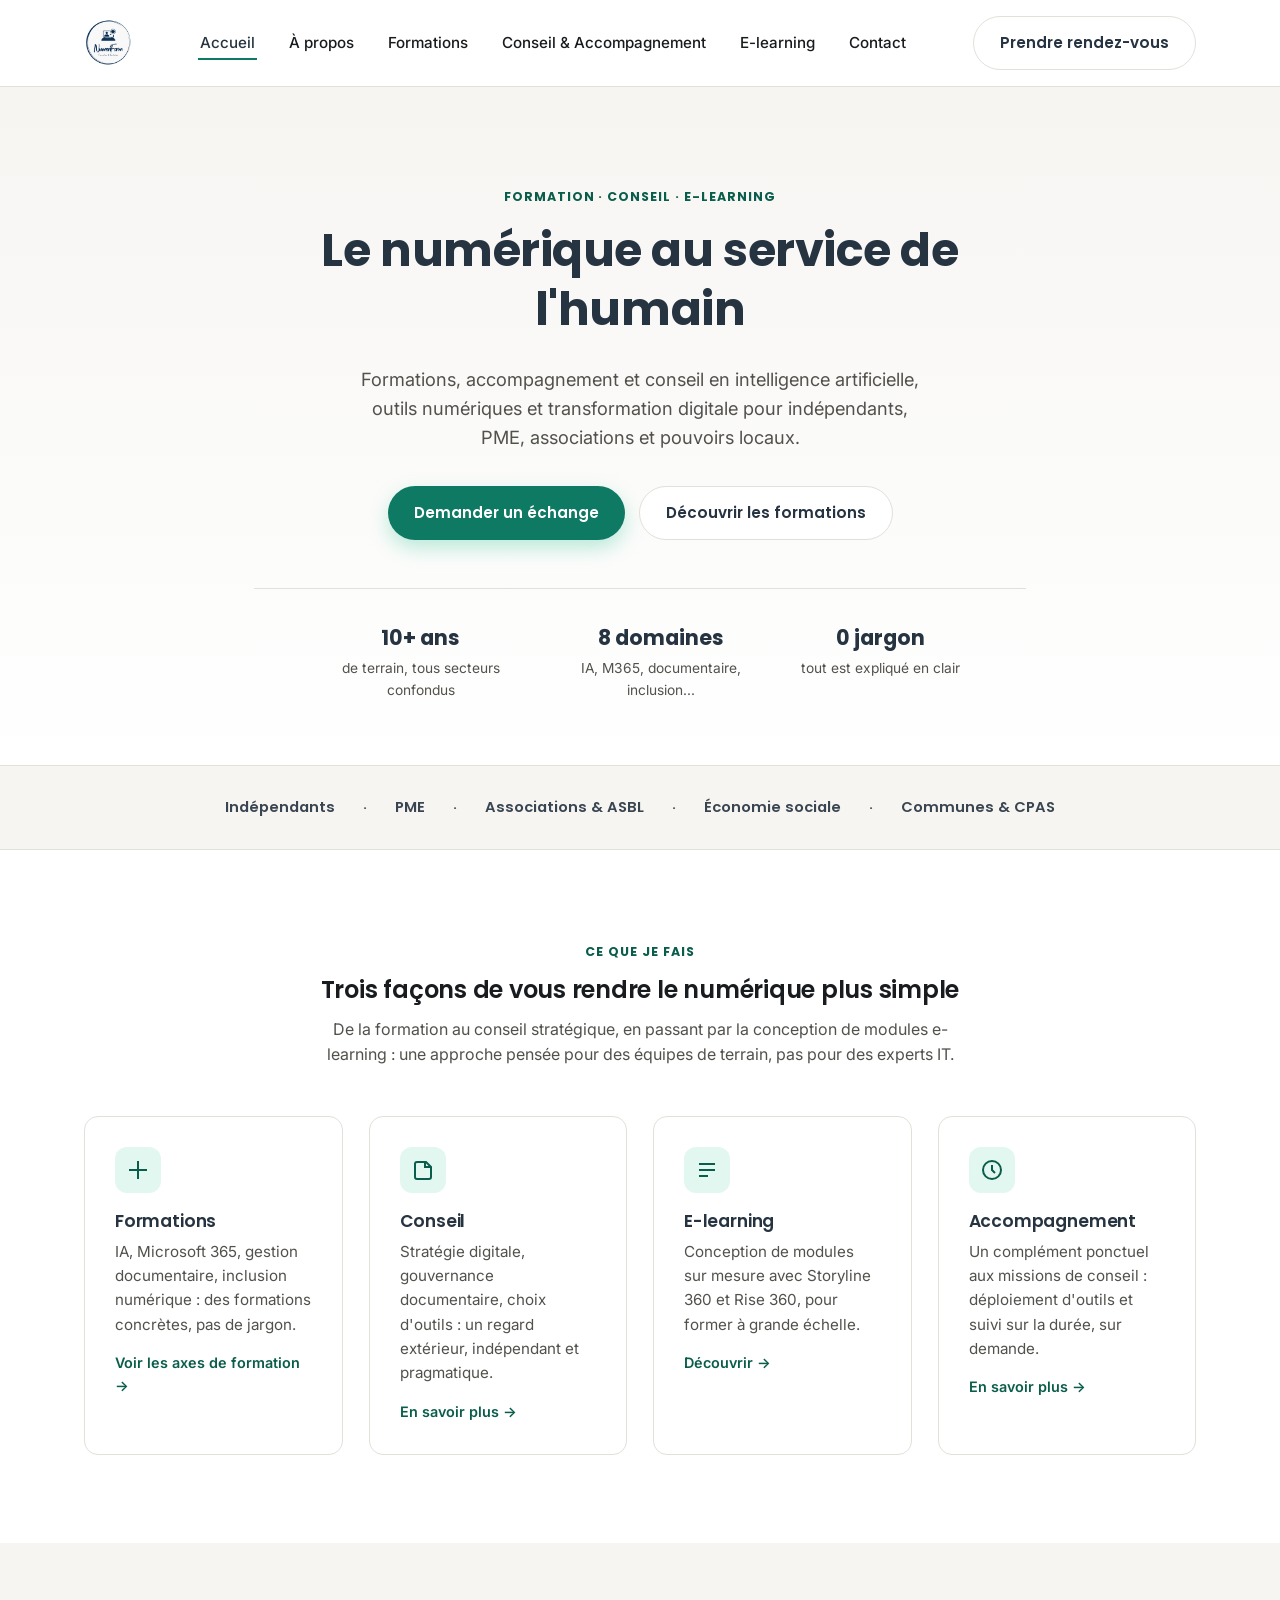
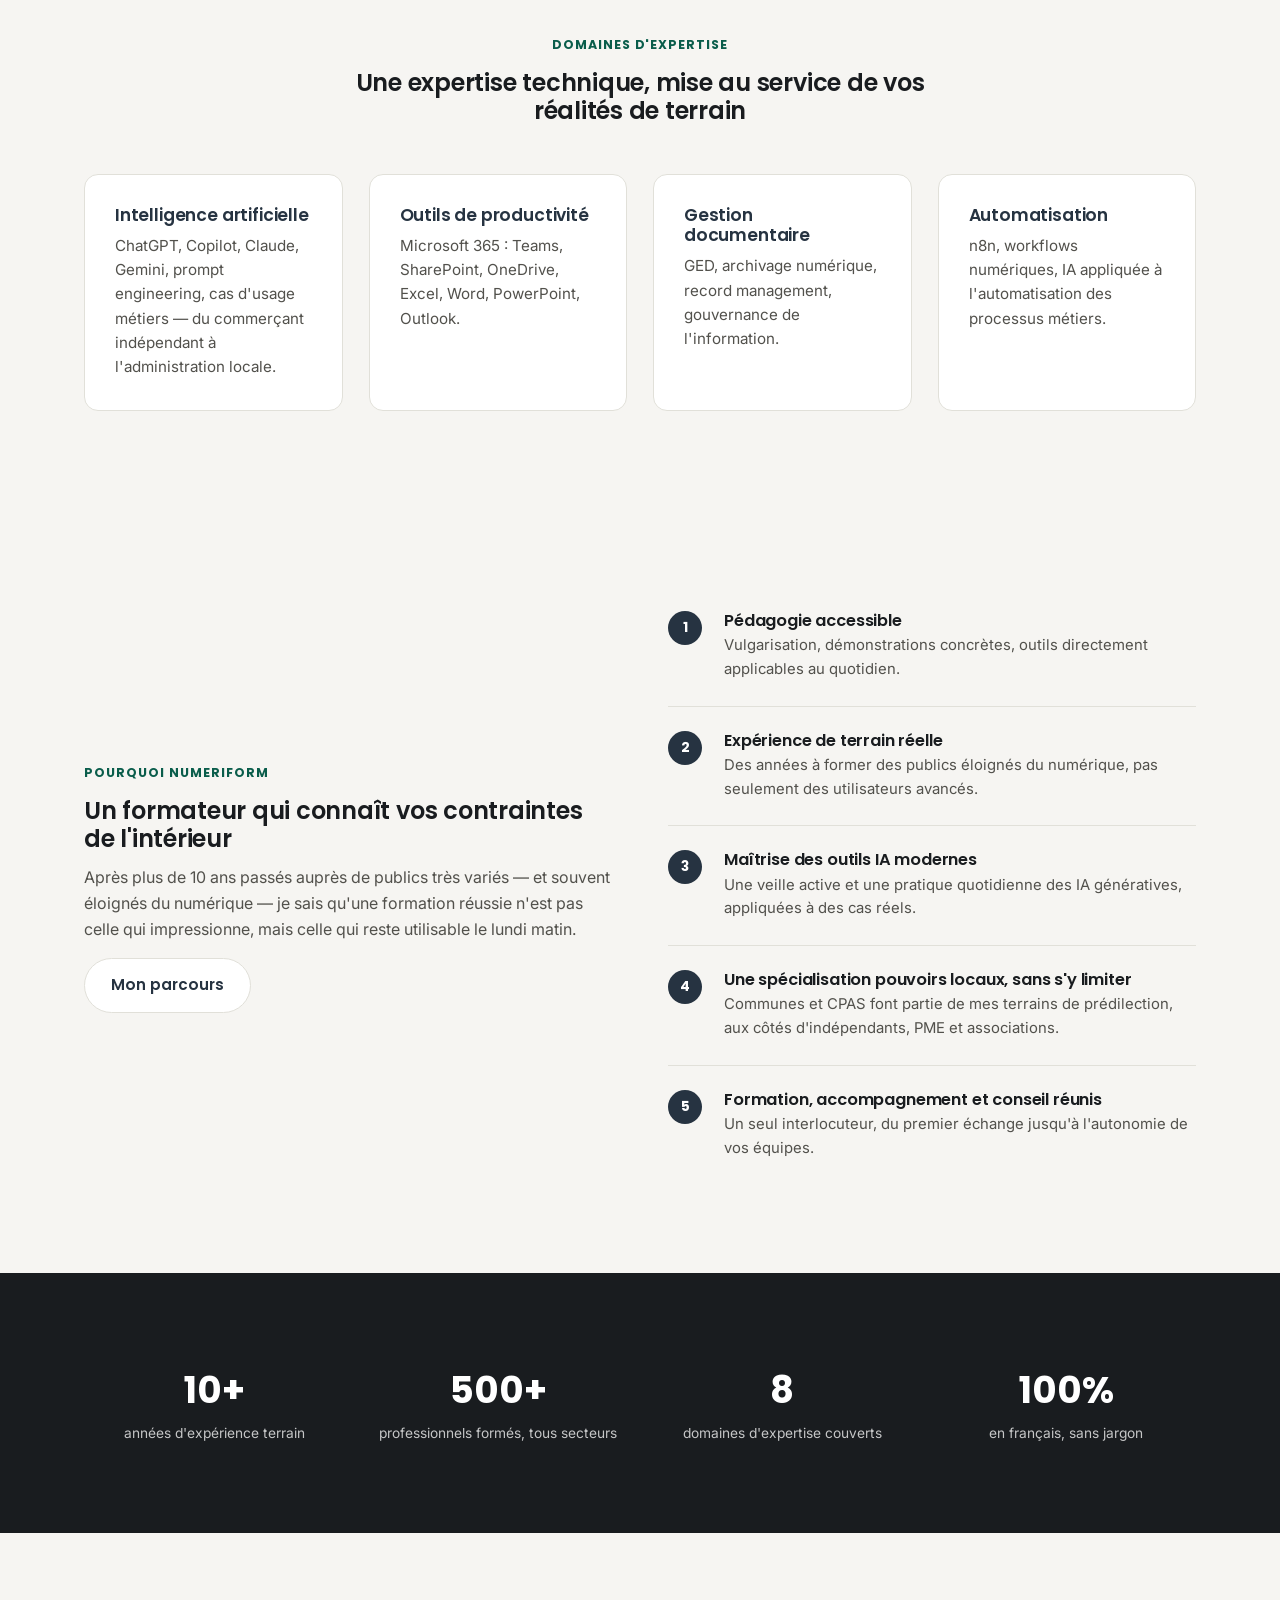
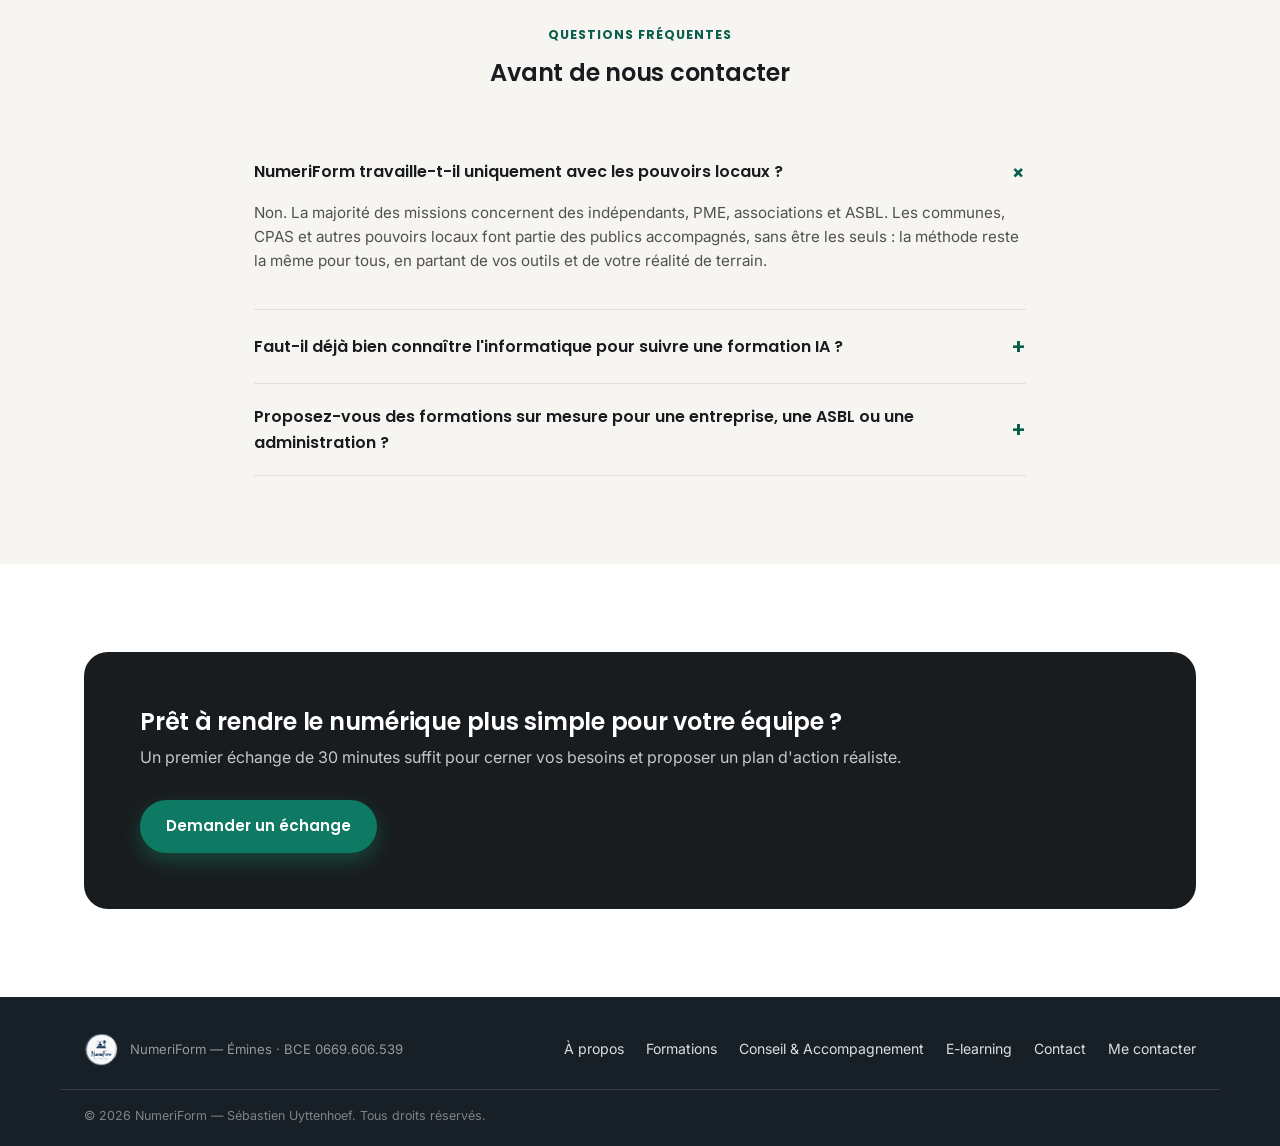
<file: index.html>
<!DOCTYPE html>
<html lang="fr">
<head>
<meta charset="UTF-8">
<meta name="viewport" content="width=device-width, initial-scale=1.0">
<title>NumeriForm — Formation IA, Microsoft 365 et inclusion numérique | Wallonie</title>
<meta name="description" content="Sébastien Uyttenhoef accompagne indépendants, PME, associations, ASBL et pouvoirs locaux en Wallonie : formations à l'intelligence artificielle, Microsoft 365, e-learning sur mesure et inclusion numérique. Plus de 10 ans de terrain.">
<link rel="canonical" href="https://www.numeriform.be/">
<meta property="og:type" content="website">
<meta property="og:title" content="NumeriForm — Le numérique au service de l'humain">
<meta property="og:description" content="Formations, accompagnement et conseil en intelligence artificielle et outils numériques pour indépendants, PME, associations et pouvoirs locaux, en Wallonie.">
<meta property="og:locale" content="fr_BE">
<meta property="og:url" content="https://www.numeriform.be/">
<meta name="twitter:card" content="summary_large_image">
<link rel="icon" href="data:,">
<link rel="preconnect" href="https://fonts.googleapis.com">
<link rel="preconnect" href="https://fonts.gstatic.com" crossorigin>
<link href="https://fonts.googleapis.com/css2?family=Inter:wght@400;500;600;700&family=Poppins:wght@500;600;700&display=swap" rel="stylesheet">
<link rel="stylesheet" href="css/style.css">
<script type="application/ld+json">
{
  "@context": "https://schema.org",
  "@type": "ProfessionalService",
  "name": "NumeriForm",
  "founder": {
    "@type": "Person",
    "name": "Sébastien Uyttenhoef"
  },
  "description": "Formation, accompagnement et conseil en intelligence artificielle, Microsoft 365, gestion documentaire et inclusion numérique pour indépendants, PME, associations et pouvoirs locaux en Wallonie.",
  "areaServed": "BE-WAL",
  "url": "https://www.numeriform.be/",
  "logo": "https://www.numeriform.be/images/logo.png",
  "image": "https://www.numeriform.be/images/logo.png",
  "address": {
    "@type": "PostalAddress",
    "streetAddress": "Rue de Cannevaux 21",
    "postalCode": "5080",
    "addressLocality": "Émines",
    "addressCountry": "BE"
  },
  "sameAs": []
}
</script>
<script type="application/ld+json">
{
  "@context": "https://schema.org",
  "@type": "FAQPage",
  "mainEntity": [
    {
      "@type": "Question",
      "name": "NumeriForm travaille-t-il uniquement avec les pouvoirs locaux ?",
      "acceptedAnswer": {
        "@type": "Answer",
        "text": "Non. La majorité des missions concernent des indépendants, PME, associations et ASBL. Les communes, CPAS et autres pouvoirs locaux font partie des publics accompagnés, sans être les seuls : la méthode reste la même pour tous, en partant de vos outils et de votre réalité de terrain."
      }
    },
    {
      "@type": "Question",
      "name": "Faut-il déjà bien connaître l'informatique pour suivre une formation IA ?",
      "acceptedAnswer": {
        "@type": "Answer",
        "text": "Non. Les formations sont conçues pour des publics non-techniciens : agents communaux, travailleurs sociaux, bénévoles ou indépendants. Tout est expliqué en langage clair, avec des mises en situation concrètes."
      }
    },
    {
      "@type": "Question",
      "name": "Proposez-vous des formations sur mesure pour une administration ou une ASBL ?",
      "acceptedAnswer": {
        "@type": "Answer",
        "text": "Oui, chaque formation ou mission d'accompagnement est adaptée au contexte, aux outils et au niveau réel de l'équipe, que ce soit en in-house, à distance ou via un module e-learning dédié."
      }
    }
  ]
}
</script>
</head>
<body>
<a href="#main" class="skip-link">Aller au contenu</a>

<header class="site-header">
  <nav class="nav" aria-label="Navigation principale">
    <a href="index.html" class="logo"><img src="images/logo.png" alt="NumeriForm — Formation & Inclusion" class="logo-img"></a>
    <ul class="nav-links">
      <li><a href="index.html" aria-current="page">Accueil</a></li>
      <li><a href="a-propos.html">À propos</a></li>
      <li><a href="formations.html">Formations</a></li>
      <li><a href="accompagnement-conseil.html">Conseil &amp; Accompagnement</a></li>
      <li><a href="e-learning.html">E-learning</a></li>
      <li><a href="contact.html">Contact</a></li>
    </ul>
    <div class="nav-cta">
      <a href="contact.html" class="btn btn-secondary">Prendre rendez-vous</a>
      <button class="nav-toggle" aria-label="Ouvrir le menu" aria-expanded="false">
        <span></span>
      </button>
    </div>
  </nav>
</header>

<main id="main">

  <!-- HERO -->
  <section class="hero">
    <div class="container hero-grid">
      <div>
        <div class="eyebrow">Formation · Conseil · E-learning</div>
        <h1>Le numérique au service de l'humain</h1>
        <p class="lead">Formations, accompagnement et conseil en intelligence artificielle, outils numériques et transformation digitale pour indépendants, PME, associations et pouvoirs locaux.</p>
        <div class="hero-actions">
          <a href="contact.html" class="btn btn-primary">Demander un échange</a>
          <a href="formations.html" class="btn btn-secondary">Découvrir les formations</a>
        </div>
        <div class="hero-trust">
          <div><strong>10+ ans</strong>de terrain, tous secteurs confondus</div>
          <div><strong>8 domaines</strong>IA, M365, documentaire, inclusion...</div>
          <div><strong>0 jargon</strong>tout est expliqué en clair</div>
        </div>
      </div>
    </div>
  </section>

  <!-- SECTEURS -->
  <div class="sectors-strip">
    <div class="container row">
      <span>Indépendants</span><span>·</span>
      <span>PME</span><span>·</span>
      <span>Associations &amp; ASBL</span><span>·</span>
      <span>Économie sociale</span><span>·</span>
      <span>Communes &amp; CPAS</span>
    </div>
  </div>

  <!-- SERVICES -->
  <section id="services">
    <div class="container">
      <div class="section-head center">
        <div class="eyebrow">Ce que je fais</div>
        <h2>Trois façons de vous rendre le numérique plus simple</h2>
        <p>De la formation au conseil stratégique, en passant par la conception de modules e-learning : une approche pensée pour des équipes de terrain, pas pour des experts IT.</p>
      </div>

      <div class="grid grid-4">
        <div class="card">
          <div class="card-icon"><svg viewBox="0 0 24 24" fill="none" stroke="currentColor" stroke-width="2"><path d="M12 3v18M3 12h18"/></svg></div>
          <h3>Formations</h3>
          <p>IA, Microsoft 365, gestion documentaire, inclusion numérique : des formations concrètes, pas de jargon.</p>
          <a href="formations.html" class="card-link">Voir les axes de formation →</a>
        </div>
        <div class="card">
          <div class="card-icon"><svg viewBox="0 0 24 24" fill="none" stroke="currentColor" stroke-width="2"><path d="M4 19V6a2 2 0 0 1 2-2h9l5 5v10a2 2 0 0 1-2 2H6a2 2 0 0 1-2-2Z"/><path d="M14 4v5h5"/></svg></div>
          <h3>Conseil</h3>
          <p>Stratégie digitale, gouvernance documentaire, choix d'outils : un regard extérieur, indépendant et pragmatique.</p>
          <a href="accompagnement-conseil.html" class="card-link">En savoir plus →</a>
        </div>
        <div class="card">
          <div class="card-icon"><svg viewBox="0 0 24 24" fill="none" stroke="currentColor" stroke-width="2"><path d="M4 6h16M4 12h16M4 18h9"/></svg></div>
          <h3>E-learning</h3>
          <p>Conception de modules sur mesure avec Storyline 360 et Rise 360, pour former à grande échelle.</p>
          <a href="e-learning.html" class="card-link">Découvrir →</a>
        </div>
        <div class="card">
          <div class="card-icon"><svg viewBox="0 0 24 24" fill="none" stroke="currentColor" stroke-width="2"><circle cx="12" cy="12" r="9"/><path d="M12 7v5l3 3"/></svg></div>
          <h3>Accompagnement</h3>
          <p>Un complément ponctuel aux missions de conseil : déploiement d'outils et suivi sur la durée, sur demande.</p>
          <a href="accompagnement-conseil.html" class="card-link">En savoir plus →</a>
        </div>
      </div>
    </div>
  </section>

  <!-- DOMAINES D'EXPERTISE -->
  <section style="background:var(--gray-50);">
    <div class="container">
      <div class="section-head center">
        <div class="eyebrow">Domaines d'expertise</div>
        <h2>Une expertise technique, mise au service de vos réalités de terrain</h2>
      </div>
      <div class="grid grid-4">
        <div class="card">
          <h3>Intelligence artificielle</h3>
          <p>ChatGPT, Copilot, Claude, Gemini, prompt engineering, cas d'usage métiers — du commerçant indépendant à l'administration locale.</p>
        </div>
        <div class="card">
          <h3>Outils de productivité</h3>
          <p>Microsoft 365 : Teams, SharePoint, OneDrive, Excel, Word, PowerPoint, Outlook.</p>
        </div>
        <div class="card">
          <h3>Gestion documentaire</h3>
          <p>GED, archivage numérique, record management, gouvernance de l'information.</p>
        </div>
        <div class="card">
          <h3>Automatisation</h3>
          <p>n8n, workflows numériques, IA appliquée à l'automatisation des processus métiers.</p>
        </div>
      </div>
    </div>
  </section>

  <!-- POURQUOI TRAVAILLER AVEC MOI -->
  <section class="strengths">
    <div class="container">
      <div class="grid grid-2" style="align-items:center; gap:56px;">
        <div>
          <div class="eyebrow">Pourquoi NumeriForm</div>
          <h2>Un formateur qui connaît vos contraintes de l'intérieur</h2>
          <p>Après plus de 10 ans passés auprès de publics très variés — et souvent éloignés du numérique — je sais qu'une formation réussie n'est pas celle qui impressionne, mais celle qui reste utilisable le lundi matin.</p>
          <a href="a-propos.html" class="btn btn-secondary">Mon parcours</a>
        </div>
        <div>
          <div class="strength-row">
            <div class="strength-num">1</div>
            <div><h4>Pédagogie accessible</h4><p>Vulgarisation, démonstrations concrètes, outils directement applicables au quotidien.</p></div>
          </div>
          <div class="strength-row">
            <div class="strength-num">2</div>
            <div><h4>Expérience de terrain réelle</h4><p>Des années à former des publics éloignés du numérique, pas seulement des utilisateurs avancés.</p></div>
          </div>
          <div class="strength-row">
            <div class="strength-num">3</div>
            <div><h4>Maîtrise des outils IA modernes</h4><p>Une veille active et une pratique quotidienne des IA génératives, appliquées à des cas réels.</p></div>
          </div>
          <div class="strength-row">
            <div class="strength-num">4</div>
            <div><h4>Une spécialisation pouvoirs locaux, sans s'y limiter</h4><p>Communes et CPAS font partie de mes terrains de prédilection, aux côtés d'indépendants, PME et associations.</p></div>
          </div>
          <div class="strength-row">
            <div class="strength-num">5</div>
            <div><h4>Formation, accompagnement et conseil réunis</h4><p>Un seul interlocuteur, du premier échange jusqu'à l'autonomie de vos équipes.</p></div>
          </div>
        </div>
      </div>
    </div>
  </section>

  <!-- BANDE STATS -->
  <section class="band-blue">
    <div class="container">
      <div class="stats-row">
        <div class="stat"><strong>10+</strong><span>années d'expérience terrain</span></div>
        <div class="stat"><strong>500+</strong><span>professionnels formés, tous secteurs</span></div>
        <div class="stat"><strong>8</strong><span>domaines d'expertise couverts</span></div>
        <div class="stat"><strong>100%</strong><span>en français, sans jargon</span></div>
      </div>
    </div>
  </section>

  <!-- FAQ -->
  <section style="background:var(--gray-50);">
    <div class="container" style="max-width:820px;">
      <div class="section-head center">
        <div class="eyebrow">Questions fréquentes</div>
        <h2>Avant de nous contacter</h2>
      </div>
      <details class="faq-item" open>
        <summary>NumeriForm travaille-t-il uniquement avec les pouvoirs locaux ?</summary>
        <p>Non. La majorité des missions concernent des indépendants, PME, associations et ASBL. Les communes, CPAS et autres pouvoirs locaux font partie des publics accompagnés, sans être les seuls : la méthode reste la même pour tous, en partant de vos outils et de votre réalité de terrain.</p>
      </details>
      <details class="faq-item">
        <summary>Faut-il déjà bien connaître l'informatique pour suivre une formation IA ?</summary>
        <p>Non. Les formations sont conçues pour des publics non-techniciens : indépendants, travailleurs associatifs, agents communaux ou bénévoles. Tout est expliqué en langage clair, avec des mises en situation concrètes.</p>
      </details>
      <details class="faq-item">
        <summary>Proposez-vous des formations sur mesure pour une entreprise, une ASBL ou une administration ?</summary>
        <p>Oui, chaque formation ou mission d'accompagnement est adaptée au contexte, aux outils et au niveau réel de l'équipe, que ce soit en in-house, à distance ou via un module e-learning dédié.</p>
      </details>
    </div>
  </section>

  <!-- CTA FINAL -->
  <section>
    <div class="container">
      <div class="cta-final">
        <div>
          <h2>Prêt à rendre le numérique plus simple pour votre équipe ?</h2>
          <p>Un premier échange de 30 minutes suffit pour cerner vos besoins et proposer un plan d'action réaliste.</p>
        </div>
        <a href="contact.html" class="btn btn-primary">Demander un échange</a>
      </div>
    </div>
  </section>

</main>

<footer class="site-footer">
  <div class="container footer-top">
    <div class="footer-brand">
      <img src="images/logo.png" alt="NumeriForm — Formation & Inclusion" class="footer-logo-img">
      <span>NumeriForm — Émines · BCE 0669.606.539</span>
    </div>
    <nav class="footer-links" aria-label="Liens du pied de page">
      <a href="a-propos.html">À propos</a>
      <a href="formations.html">Formations</a>
      <a href="accompagnement-conseil.html">Conseil &amp; Accompagnement</a>
      <a href="e-learning.html">E-learning</a>
      <a href="contact.html">Contact</a>
      <a href="mailto:s.numeriform@gmail.com">Me contacter</a>
    </nav>
  </div>
  <div class="container footer-bottom">
    <span>© <span data-year></span> NumeriForm — Sébastien Uyttenhoef. Tous droits réservés.</span>
  </div>
</footer>

<script src="js/main.js"></script>
</body>
</html>
</file>
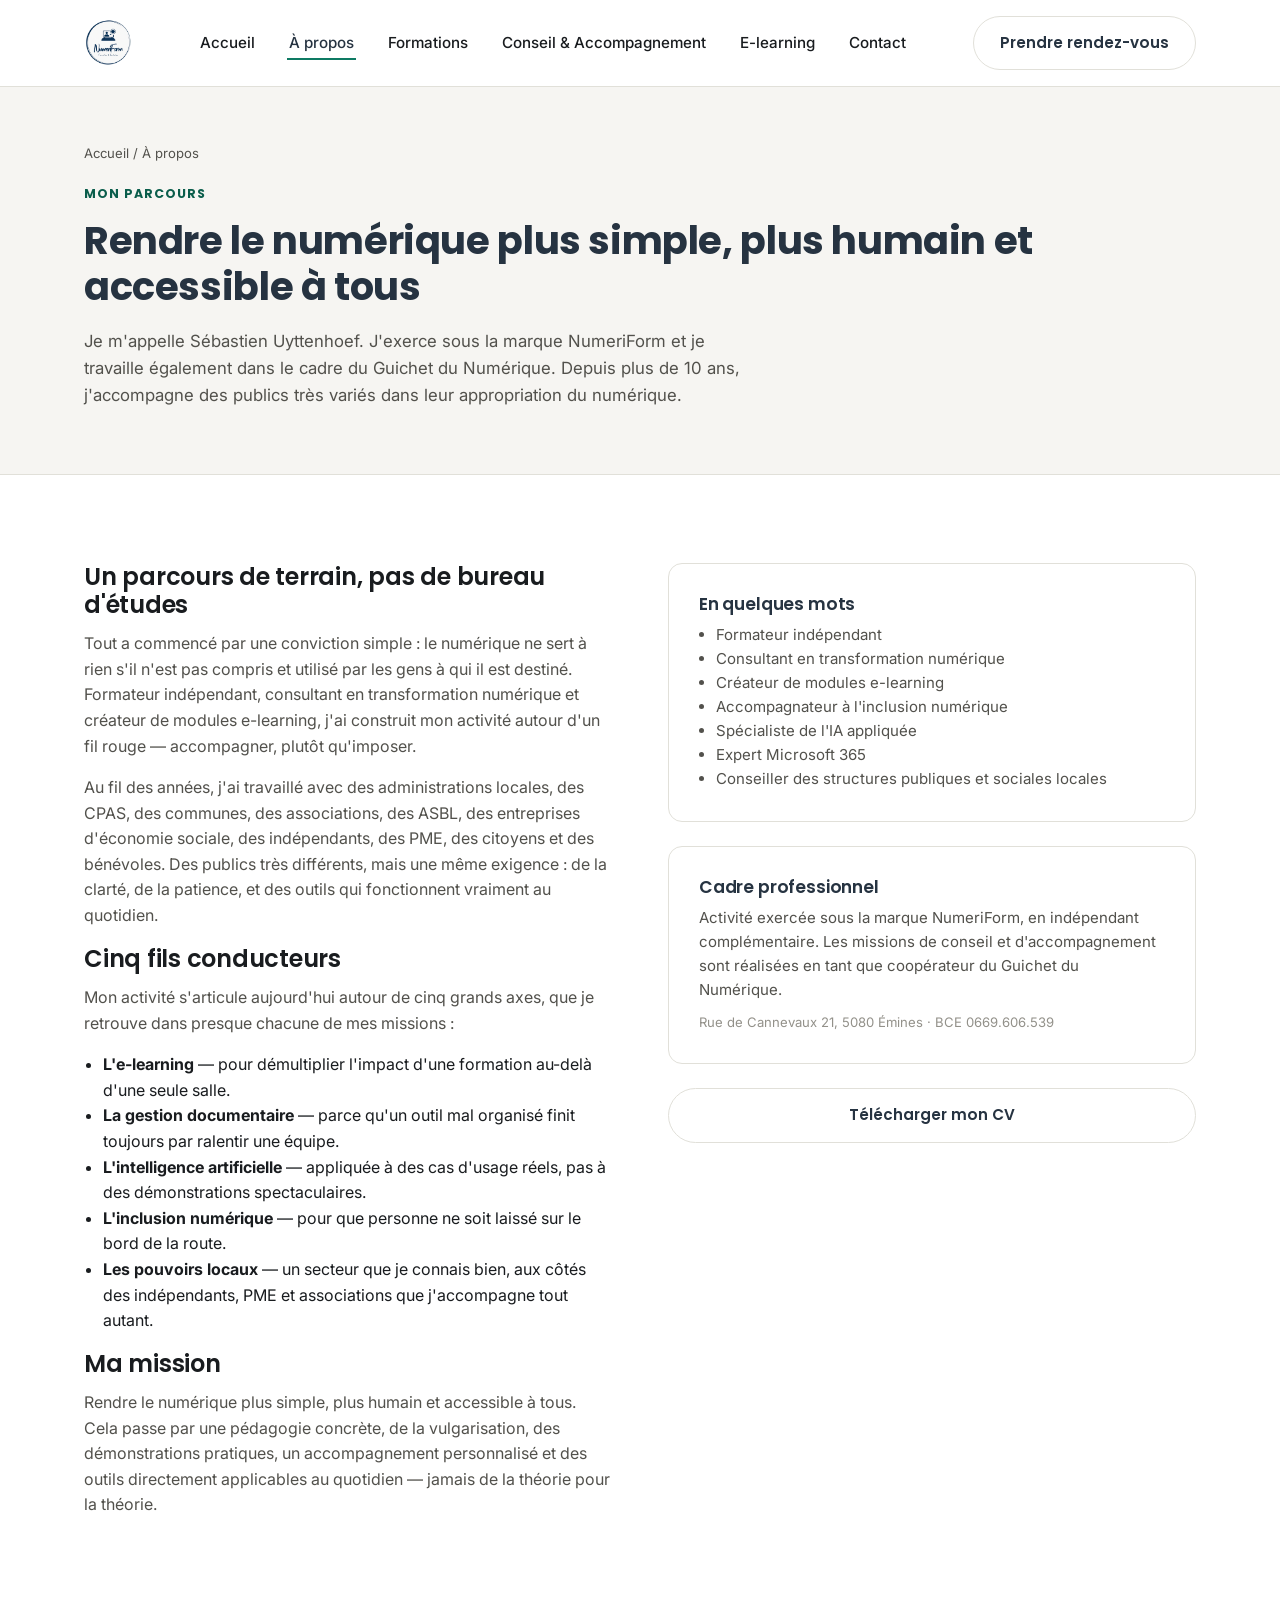
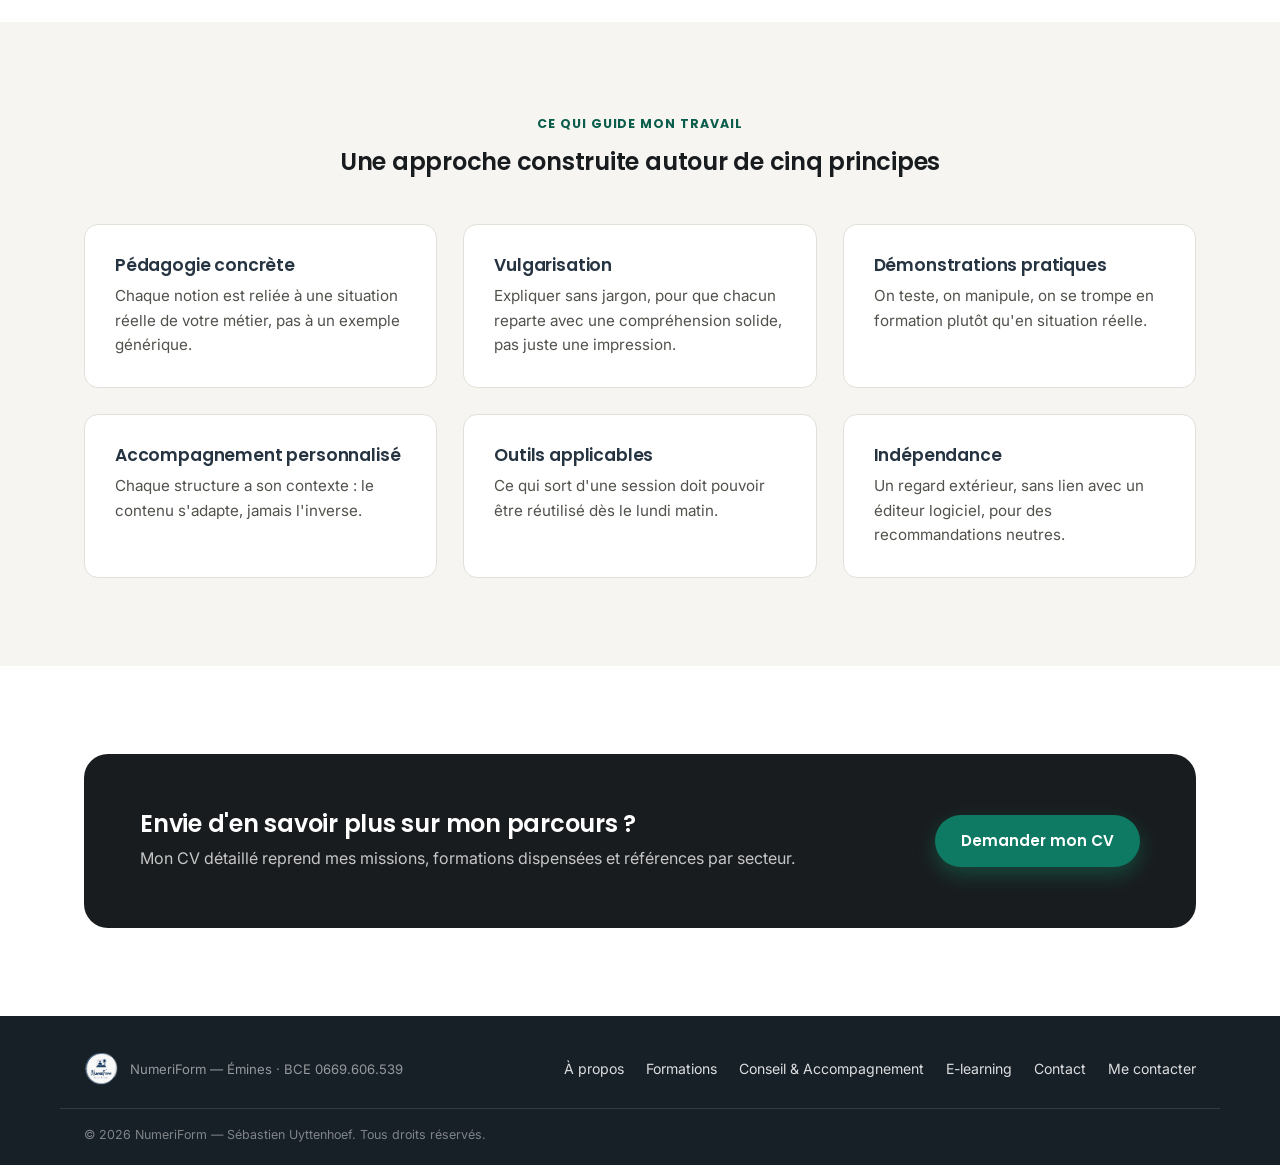
<file: a-propos.html>
<!DOCTYPE html>
<html lang="fr">
<head>
<meta charset="UTF-8">
<meta name="viewport" content="width=device-width, initial-scale=1.0">
<title>À propos de Sébastien Uyttenhoef | NumeriForm</title>
<meta name="description" content="Consultant en transformation numérique et formateur IA depuis plus de 10 ans, Sébastien Uyttenhoef accompagne indépendants, PME, associations et pouvoirs locaux en Wallonie vers un numérique plus humain.">
<link rel="canonical" href="https://www.numeriform.be/a-propos.html">
<link rel="icon" href="data:,">
<link rel="preconnect" href="https://fonts.googleapis.com">
<link rel="preconnect" href="https://fonts.gstatic.com" crossorigin>
<link href="https://fonts.googleapis.com/css2?family=Inter:wght@400;500;600;700&family=Poppins:wght@500;600;700&display=swap" rel="stylesheet">
<link rel="stylesheet" href="css/style.css">
</head>
<body>
<a href="#main" class="skip-link">Aller au contenu</a>

<header class="site-header">
  <nav class="nav" aria-label="Navigation principale">
    <a href="index.html" class="logo"><img src="images/logo.png" alt="NumeriForm — Formation & Inclusion" class="logo-img"></a>
    <ul class="nav-links">
      <li><a href="index.html">Accueil</a></li>
      <li><a href="a-propos.html" aria-current="page">À propos</a></li>
      <li><a href="formations.html">Formations</a></li>
      <li><a href="accompagnement-conseil.html">Conseil &amp; Accompagnement</a></li>
      <li><a href="e-learning.html">E-learning</a></li>
      <li><a href="contact.html">Contact</a></li>
    </ul>
    <div class="nav-cta">
      <a href="contact.html" class="btn btn-secondary">Prendre rendez-vous</a>
      <button class="nav-toggle" aria-label="Ouvrir le menu" aria-expanded="false"><span></span></button>
    </div>
  </nav>
</header>

<main id="main">

  <section class="page-hero">
    <div class="container">
      <div class="breadcrumb"><a href="index.html">Accueil</a> / À propos</div>
      <div class="eyebrow">Mon parcours</div>
      <h1>Rendre le numérique plus simple, plus humain et accessible à tous</h1>
      <p class="lead">Je m'appelle Sébastien Uyttenhoef. J'exerce sous la marque NumeriForm et je travaille également dans le cadre du Guichet du Numérique. Depuis plus de 10 ans, j'accompagne des publics très variés dans leur appropriation du numérique.</p>
    </div>
  </section>

  <section>
    <div class="container">
      <div class="grid grid-2" style="gap:56px; align-items:start;">
        <div>
          <h2>Un parcours de terrain, pas de bureau d'études</h2>
          <p>Tout a commencé par une conviction simple : le numérique ne sert à rien s'il n'est pas compris et utilisé par les gens à qui il est destiné. Formateur indépendant, consultant en transformation numérique et créateur de modules e-learning, j'ai construit mon activité autour d'un fil rouge — accompagner, plutôt qu'imposer.</p>
          <p>Au fil des années, j'ai travaillé avec des administrations locales, des CPAS, des communes, des associations, des ASBL, des entreprises d'économie sociale, des indépendants, des PME, des citoyens et des bénévoles. Des publics très différents, mais une même exigence : de la clarté, de la patience, et des outils qui fonctionnent vraiment au quotidien.</p>
          <h2>Cinq fils conducteurs</h2>
          <p>Mon activité s'articule aujourd'hui autour de cinq grands axes, que je retrouve dans presque chacune de mes missions :</p>
          <ul>
            <li><strong>L'e-learning</strong> — pour démultiplier l'impact d'une formation au-delà d'une seule salle.</li>
            <li><strong>La gestion documentaire</strong> — parce qu'un outil mal organisé finit toujours par ralentir une équipe.</li>
            <li><strong>L'intelligence artificielle</strong> — appliquée à des cas d'usage réels, pas à des démonstrations spectaculaires.</li>
            <li><strong>L'inclusion numérique</strong> — pour que personne ne soit laissé sur le bord de la route.</li>
            <li><strong>Les pouvoirs locaux</strong> — un secteur que je connais bien, aux côtés des indépendants, PME et associations que j'accompagne tout autant.</li>
          </ul>
          <h2>Ma mission</h2>
          <p>Rendre le numérique plus simple, plus humain et accessible à tous. Cela passe par une pédagogie concrète, de la vulgarisation, des démonstrations pratiques, un accompagnement personnalisé et des outils directement applicables au quotidien — jamais de la théorie pour la théorie.</p>
        </div>

        <aside>
          <div class="card" style="margin-bottom:24px;">
            <h3>En quelques mots</h3>
            <ul style="margin:0; padding-left:1.1em; color:var(--gray-600); font-size:0.94rem;">
              <li>Formateur indépendant</li>
              <li>Consultant en transformation numérique</li>
              <li>Créateur de modules e-learning</li>
              <li>Accompagnateur à l'inclusion numérique</li>
              <li>Spécialiste de l'IA appliquée</li>
              <li>Expert Microsoft 365</li>
              <li>Conseiller des structures publiques et sociales locales</li>
            </ul>
          </div>
          <div class="card" style="margin-bottom:24px;">
            <h3>Cadre professionnel</h3>
            <p style="margin-bottom:0; font-size:0.94rem;">Activité exercée sous la marque NumeriForm, en indépendant complémentaire. Les missions de conseil et d'accompagnement sont réalisées en tant que coopérateur du Guichet du Numérique.</p>
            <p style="color:var(--gray-400); font-size:0.82rem; margin-top:10px; margin-bottom:0;">Rue de Cannevaux 21, 5080 Émines · BCE 0669.606.539</p>
          </div>
          <a href="#cv" class="btn btn-secondary btn-block">Télécharger mon CV</a>
        </aside>
      </div>
    </div>
  </section>

  <section style="background:var(--gray-50);">
    <div class="container">
      <div class="section-head center">
        <div class="eyebrow">Ce qui guide mon travail</div>
        <h2>Une approche construite autour de cinq principes</h2>
      </div>
      <div class="grid grid-3">
        <div class="card"><h3>Pédagogie concrète</h3><p>Chaque notion est reliée à une situation réelle de votre métier, pas à un exemple générique.</p></div>
        <div class="card"><h3>Vulgarisation</h3><p>Expliquer sans jargon, pour que chacun reparte avec une compréhension solide, pas juste une impression.</p></div>
        <div class="card"><h3>Démonstrations pratiques</h3><p>On teste, on manipule, on se trompe en formation plutôt qu'en situation réelle.</p></div>
        <div class="card"><h3>Accompagnement personnalisé</h3><p>Chaque structure a son contexte : le contenu s'adapte, jamais l'inverse.</p></div>
        <div class="card"><h3>Outils applicables</h3><p>Ce qui sort d'une session doit pouvoir être réutilisé dès le lundi matin.</p></div>
        <div class="card"><h3>Indépendance</h3><p>Un regard extérieur, sans lien avec un éditeur logiciel, pour des recommandations neutres.</p></div>
      </div>
    </div>
  </section>

  <section id="cv">
    <div class="container">
      <div class="cta-final">
        <div>
          <h2>Envie d'en savoir plus sur mon parcours ?</h2>
          <p>Mon CV détaillé reprend mes missions, formations dispensées et références par secteur.</p>
        </div>
        <a href="mailto:s.numeriform@gmail.com?subject=Demande%20de%20CV" class="btn btn-primary">Demander mon CV</a>
      </div>
    </div>
  </section>

</main>

<footer class="site-footer">
  <div class="container footer-top">
    <div class="footer-brand">
      <img src="images/logo.png" alt="NumeriForm — Formation & Inclusion" class="footer-logo-img">
      <span>NumeriForm — Émines · BCE 0669.606.539</span>
    </div>
    <nav class="footer-links" aria-label="Liens du pied de page">
      <a href="a-propos.html">À propos</a>
      <a href="formations.html">Formations</a>
      <a href="accompagnement-conseil.html">Conseil &amp; Accompagnement</a>
      <a href="e-learning.html">E-learning</a>
      <a href="contact.html">Contact</a>
      <a href="mailto:s.numeriform@gmail.com">Me contacter</a>
    </nav>
  </div>
  <div class="container footer-bottom">
    <span>© <span data-year></span> NumeriForm — Sébastien Uyttenhoef. Tous droits réservés.</span>
  </div>
</footer>

<script src="js/main.js"></script>
</body>
</html>
</file>
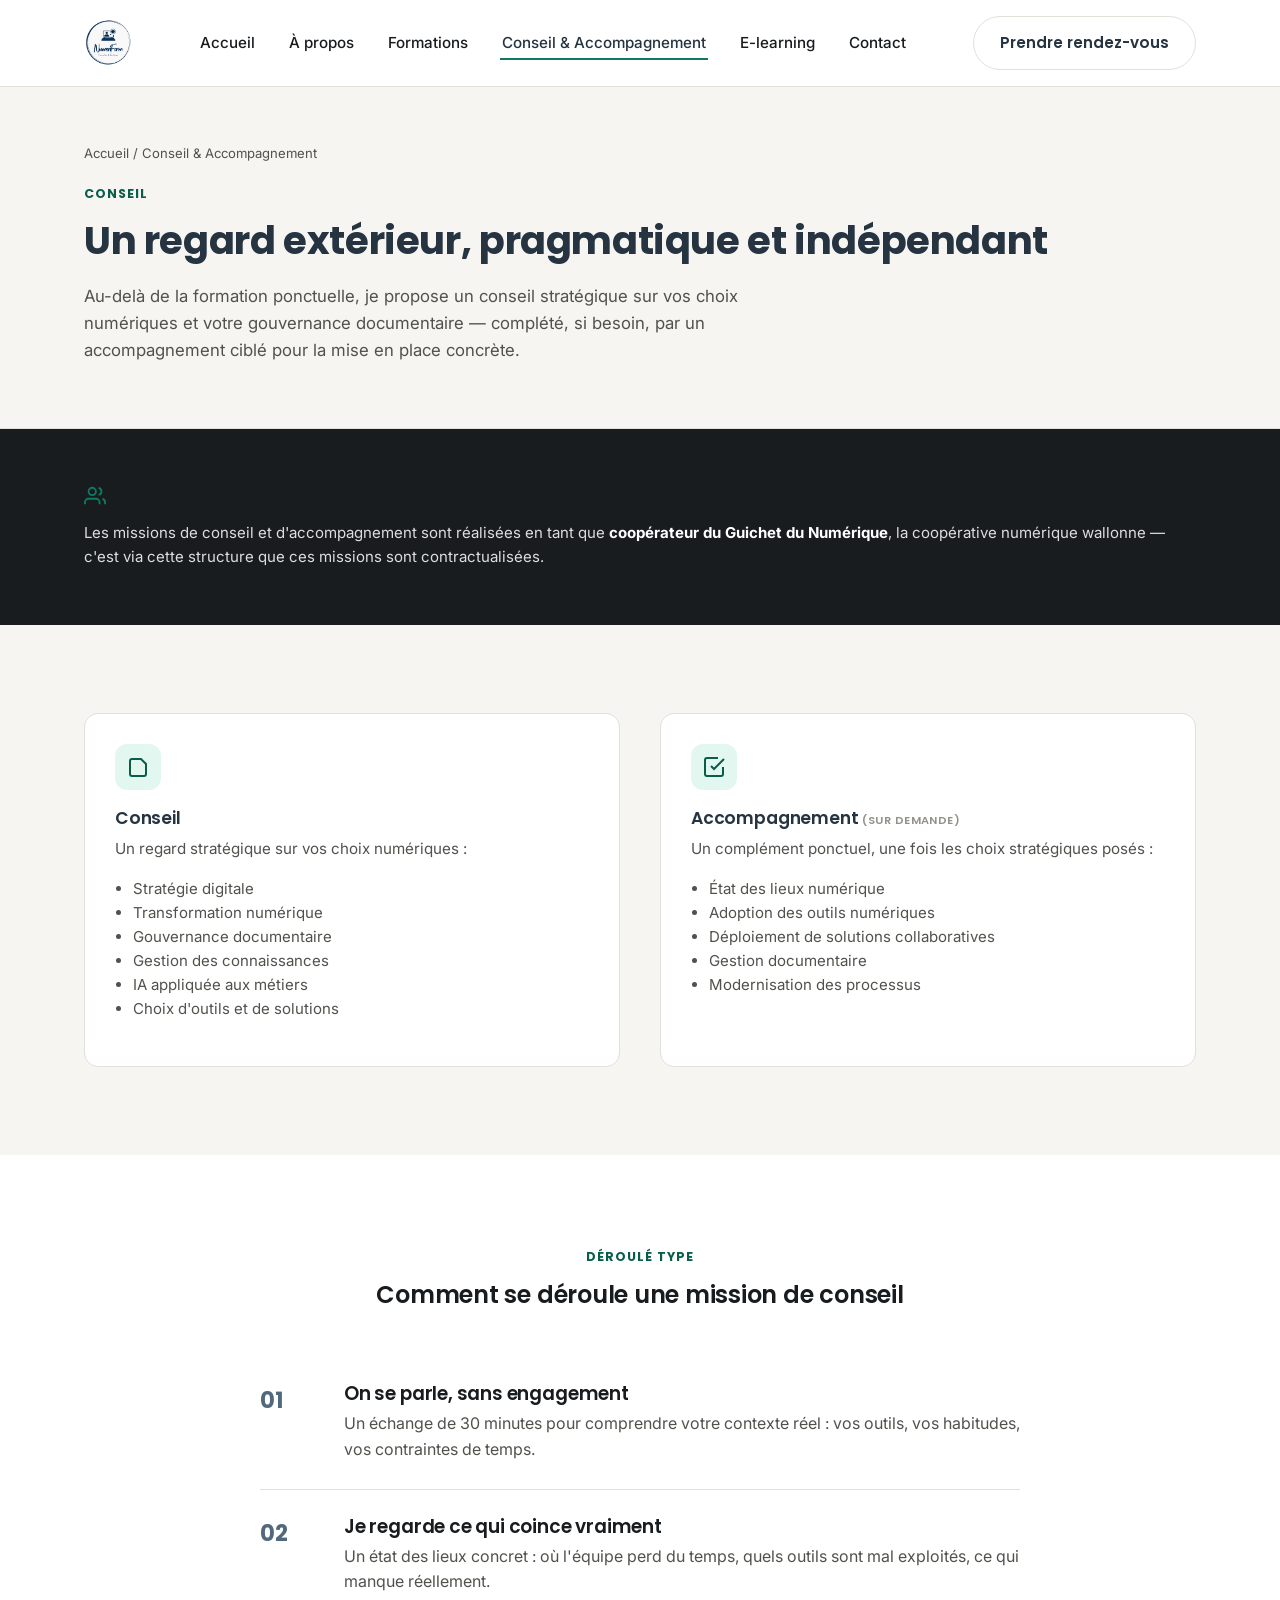
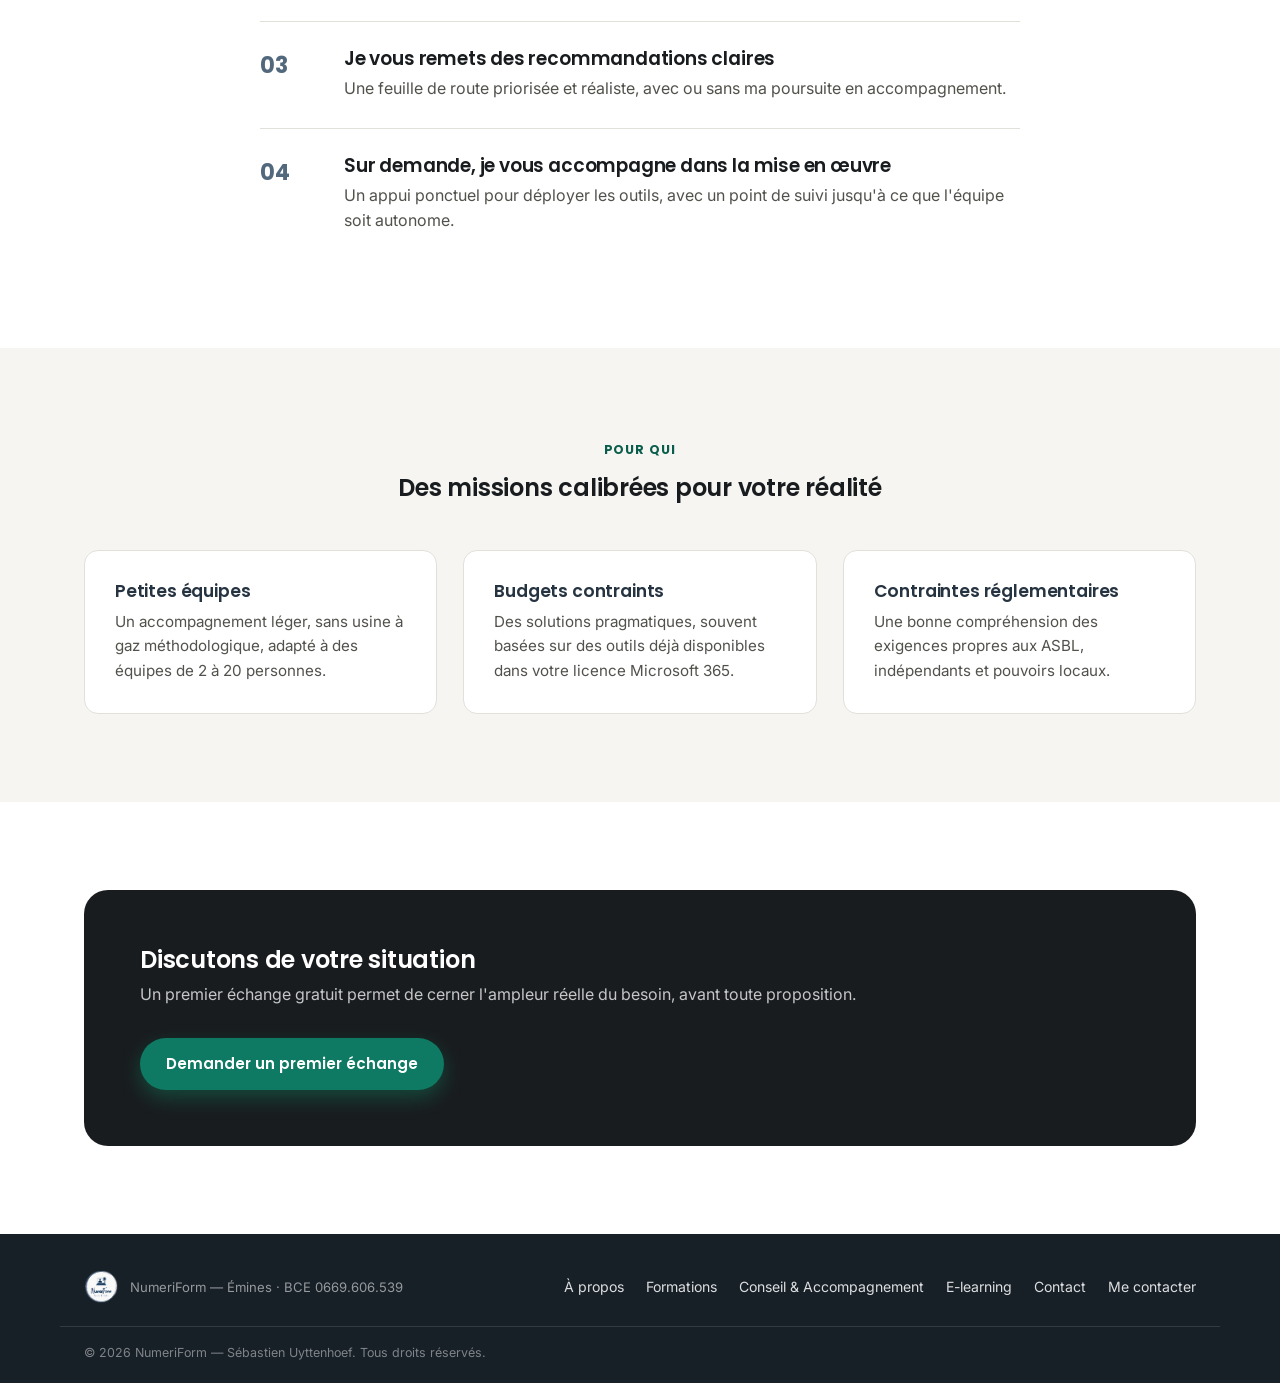
<file: accompagnement-conseil.html>
<!DOCTYPE html>
<html lang="fr">
<head>
<meta charset="UTF-8">
<meta name="viewport" content="width=device-width, initial-scale=1.0">
<title>Conseil &amp; Accompagnement en transformation numérique | NumeriForm</title>
<meta name="description" content="Conseil en stratégie digitale et accompagnement ponctuel pour indépendants, PME, associations et pouvoirs locaux en Wallonie : un regard extérieur, pragmatique et indépendant.">
<link rel="canonical" href="https://www.numeriform.be/accompagnement-conseil.html">
<link rel="icon" href="data:,">
<link rel="preconnect" href="https://fonts.googleapis.com">
<link rel="preconnect" href="https://fonts.gstatic.com" crossorigin>
<link href="https://fonts.googleapis.com/css2?family=Inter:wght@400;500;600;700&family=Poppins:wght@500;600;700&display=swap" rel="stylesheet">
<link rel="stylesheet" href="css/style.css">
</head>
<body>
<a href="#main" class="skip-link">Aller au contenu</a>

<header class="site-header">
  <nav class="nav" aria-label="Navigation principale">
    <a href="index.html" class="logo"><img src="images/logo.png" alt="NumeriForm — Formation & Inclusion" class="logo-img"></a>
    <ul class="nav-links">
      <li><a href="index.html">Accueil</a></li>
      <li><a href="a-propos.html">À propos</a></li>
      <li><a href="formations.html">Formations</a></li>
      <li><a href="accompagnement-conseil.html" aria-current="page">Conseil &amp; Accompagnement</a></li>
      <li><a href="e-learning.html">E-learning</a></li>
      <li><a href="contact.html">Contact</a></li>
    </ul>
    <div class="nav-cta">
      <a href="contact.html" class="btn btn-secondary">Prendre rendez-vous</a>
      <button class="nav-toggle" aria-label="Ouvrir le menu" aria-expanded="false"><span></span></button>
    </div>
  </nav>
</header>

<main id="main">

  <section class="page-hero">
    <div class="container">
      <div class="breadcrumb"><a href="index.html">Accueil</a> / Conseil &amp; Accompagnement</div>
      <div class="eyebrow">Conseil</div>
      <h1>Un regard extérieur, pragmatique et indépendant</h1>
      <p class="lead">Au-delà de la formation ponctuelle, je propose un conseil stratégique sur vos choix numériques et votre gouvernance documentaire — complété, si besoin, par un accompagnement ciblé pour la mise en place concrète.</p>
    </div>
  </section>

  <div class="section-tight" style="background:var(--ink);">
    <div class="container" style="display:flex; align-items:center; gap:14px; flex-wrap:wrap;">
      <svg viewBox="0 0 24 24" fill="none" stroke="#0E7A63" stroke-width="2" style="width:22px; height:22px; flex-shrink:0;"><path d="M17 21v-2a4 4 0 0 0-4-4H5a4 4 0 0 0-4 4v2"/><circle cx="9" cy="7" r="4"/><path d="M23 21v-2a4 4 0 0 0-3-3.87"/><path d="M16 3.13a4 4 0 0 1 0 7.75"/></svg>
      <p style="margin:0; color:rgba(255,255,255,0.85); font-size:0.94rem;">Les missions de conseil et d'accompagnement sont réalisées en tant que <strong style="color:var(--white);">coopérateur du Guichet du Numérique</strong>, la coopérative numérique wallonne — c'est via cette structure que ces missions sont contractualisées.</p>
    </div>
  </div>

  <section style="background:var(--gray-50);">
    <div class="container">
      <div class="grid grid-2" style="gap:40px;">
        <div class="card">
          <div class="card-icon"><svg viewBox="0 0 24 24" fill="none" stroke="currentColor" stroke-width="2"><path d="M4 19V6a2 2 0 0 1 2-2h9l5 5v10a2 2 0 0 1-2 2H6a2 2 0 0 1-2-2Z"/></svg></div>
          <h3>Conseil</h3>
          <p>Un regard stratégique sur vos choix numériques :</p>
          <ul style="font-size:0.94rem; color:var(--gray-600);">
            <li>Stratégie digitale</li>
            <li>Transformation numérique</li>
            <li>Gouvernance documentaire</li>
            <li>Gestion des connaissances</li>
            <li>IA appliquée aux métiers</li>
            <li>Choix d'outils et de solutions</li>
          </ul>
        </div>
        <div class="card">
          <div class="card-icon"><svg viewBox="0 0 24 24" fill="none" stroke="currentColor" stroke-width="2"><path d="M9 11l3 3L22 4"/><path d="M21 12v7a2 2 0 0 1-2 2H5a2 2 0 0 1-2-2V5a2 2 0 0 1 2-2h11"/></svg></div>
          <h3>Accompagnement <span style="font-size:0.7rem; font-weight:600; color:var(--gray-400); text-transform:uppercase; letter-spacing:0.04em;">(sur demande)</span></h3>
          <p>Un complément ponctuel, une fois les choix stratégiques posés :</p>
          <ul style="font-size:0.94rem; color:var(--gray-600);">
            <li>État des lieux numérique</li>
            <li>Adoption des outils numériques</li>
            <li>Déploiement de solutions collaboratives</li>
            <li>Gestion documentaire</li>
            <li>Modernisation des processus</li>
          </ul>
        </div>
      </div>
    </div>
  </section>

  <section>
    <div class="container">
      <div class="section-head center">
        <div class="eyebrow">Déroulé type</div>
        <h2>Comment se déroule une mission de conseil</h2>
      </div>
      <div class="process-list" style="max-width:760px; margin:0 auto;">
        <div class="process-item">
          <div class="process-index"></div>
          <div>
            <h3 style="margin-bottom:6px;">On se parle, sans engagement</h3>
            <p style="margin:0;">Un échange de 30 minutes pour comprendre votre contexte réel : vos outils, vos habitudes, vos contraintes de temps.</p>
          </div>
        </div>
        <div class="process-item">
          <div class="process-index"></div>
          <div>
            <h3 style="margin-bottom:6px;">Je regarde ce qui coince vraiment</h3>
            <p style="margin:0;">Un état des lieux concret : où l'équipe perd du temps, quels outils sont mal exploités, ce qui manque réellement.</p>
          </div>
        </div>
        <div class="process-item">
          <div class="process-index"></div>
          <div>
            <h3 style="margin-bottom:6px;">Je vous remets des recommandations claires</h3>
            <p style="margin:0;">Une feuille de route priorisée et réaliste, avec ou sans ma poursuite en accompagnement.</p>
          </div>
        </div>
        <div class="process-item">
          <div class="process-index"></div>
          <div>
            <h3 style="margin-bottom:6px;">Sur demande, je vous accompagne dans la mise en œuvre</h3>
            <p style="margin:0;">Un appui ponctuel pour déployer les outils, avec un point de suivi jusqu'à ce que l'équipe soit autonome.</p>
          </div>
        </div>
      </div>
    </div>
  </section>

  <section style="background:var(--gray-50);">
    <div class="container">
      <div class="section-head center">
        <div class="eyebrow">Pour qui</div>
        <h2>Des missions calibrées pour votre réalité</h2>
      </div>
      <div class="grid grid-3">
        <div class="card"><h3>Petites équipes</h3><p>Un accompagnement léger, sans usine à gaz méthodologique, adapté à des équipes de 2 à 20 personnes.</p></div>
        <div class="card"><h3>Budgets contraints</h3><p>Des solutions pragmatiques, souvent basées sur des outils déjà disponibles dans votre licence Microsoft 365.</p></div>
        <div class="card"><h3>Contraintes réglementaires</h3><p>Une bonne compréhension des exigences propres aux ASBL, indépendants et pouvoirs locaux.</p></div>
      </div>
    </div>
  </section>

  <section>
    <div class="container">
      <div class="cta-final">
        <div>
          <h2>Discutons de votre situation</h2>
          <p>Un premier échange gratuit permet de cerner l'ampleur réelle du besoin, avant toute proposition.</p>
        </div>
        <a href="contact.html" class="btn btn-primary">Demander un premier échange</a>
      </div>
    </div>
  </section>

</main>

<footer class="site-footer">
  <div class="container footer-top">
    <div class="footer-brand">
      <img src="images/logo.png" alt="NumeriForm — Formation & Inclusion" class="footer-logo-img">
      <span>NumeriForm — Émines · BCE 0669.606.539</span>
    </div>
    <nav class="footer-links" aria-label="Liens du pied de page">
      <a href="a-propos.html">À propos</a>
      <a href="formations.html">Formations</a>
      <a href="accompagnement-conseil.html">Conseil &amp; Accompagnement</a>
      <a href="e-learning.html">E-learning</a>
      <a href="contact.html">Contact</a>
      <a href="mailto:s.numeriform@gmail.com">Me contacter</a>
    </nav>
  </div>
  <div class="container footer-bottom">
    <span>© <span data-year></span> NumeriForm — Sébastien Uyttenhoef. Tous droits réservés.</span>
  </div>
</footer>

<script src="js/main.js"></script>
</body>
</html>
</file>
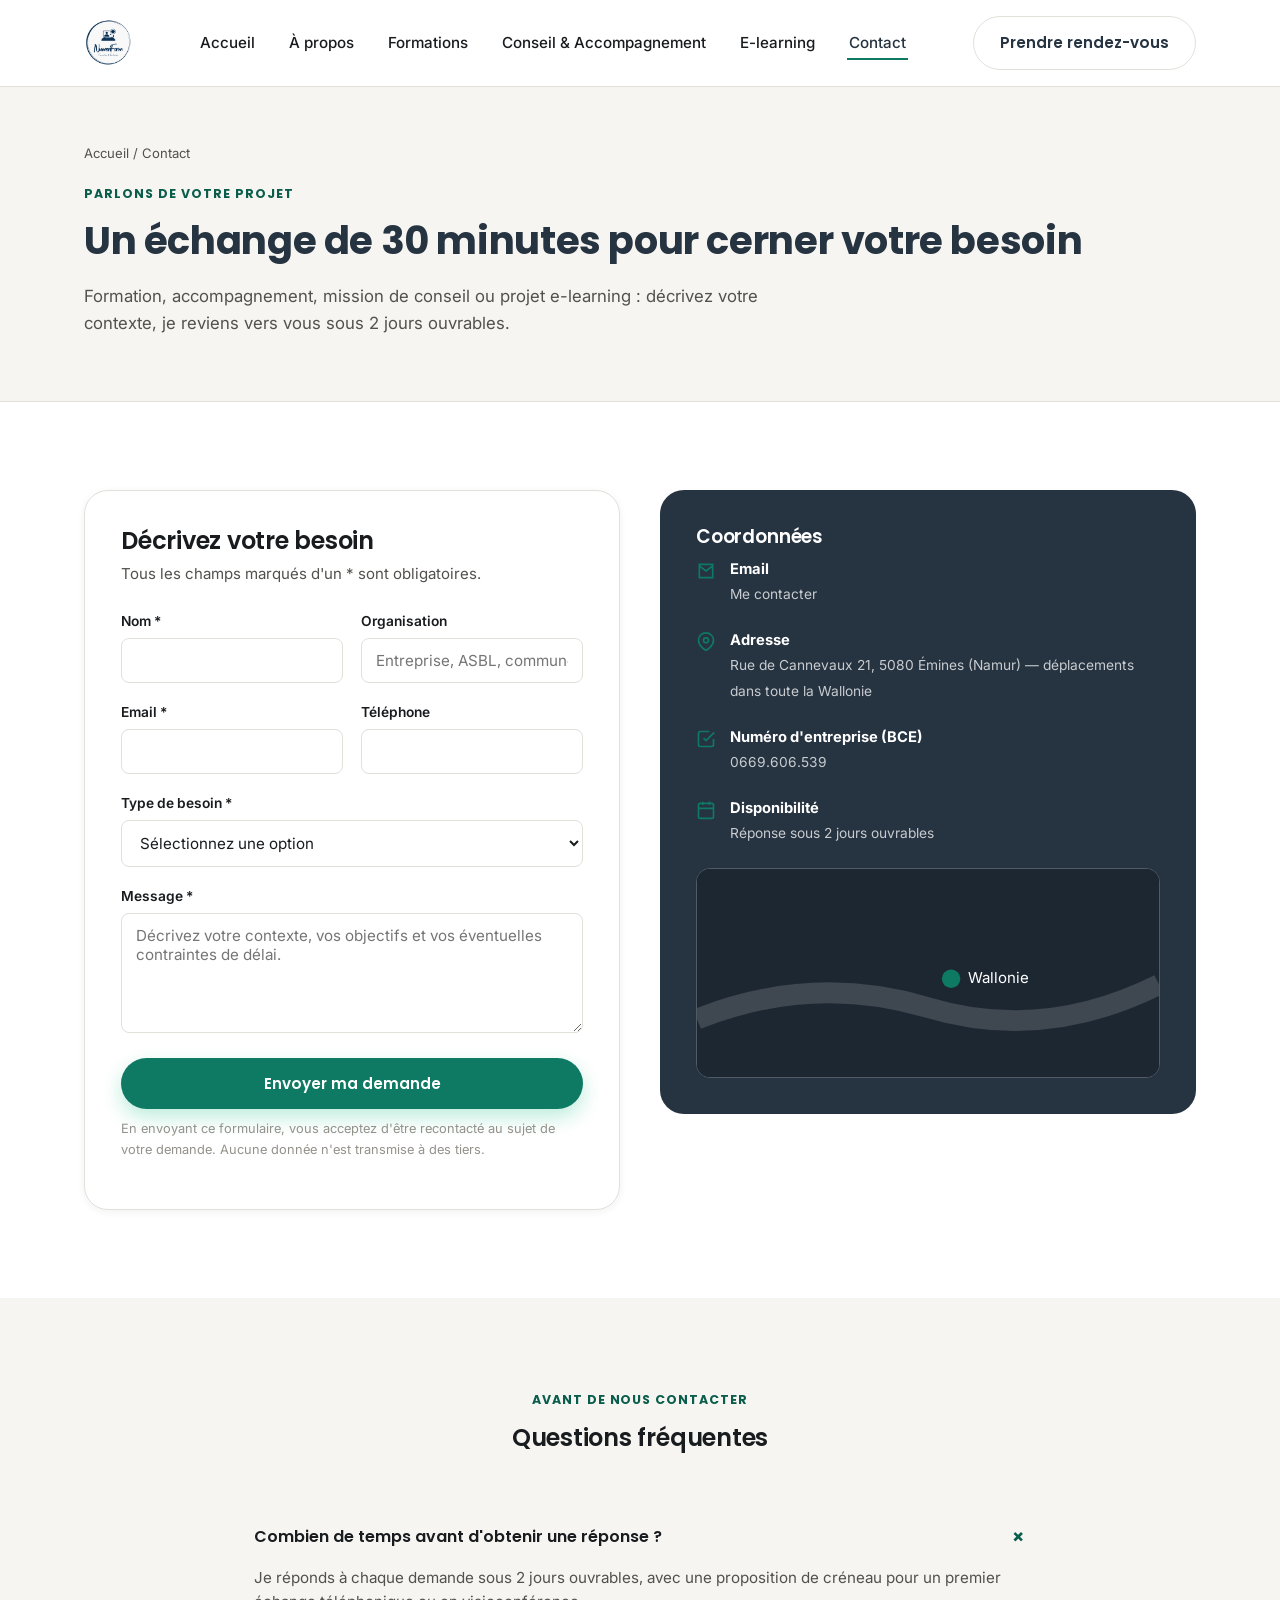
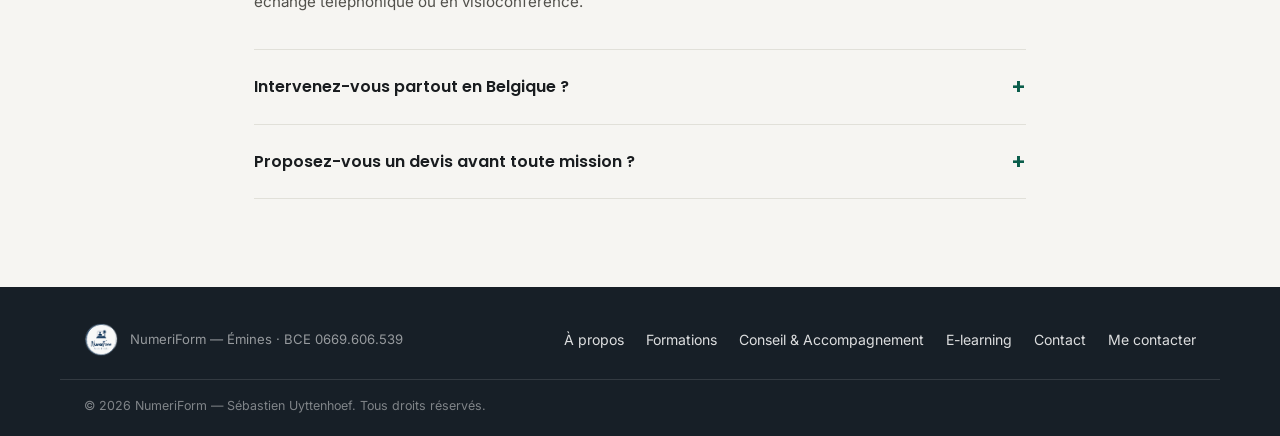
<file: contact.html>
<!DOCTYPE html>
<html lang="fr">
<head>
<meta charset="UTF-8">
<meta name="viewport" content="width=device-width, initial-scale=1.0">
<title>Contact — Formations &amp; Conseil | NumeriForm</title>
<meta name="description" content="Contactez Sébastien Uyttenhoef (NumeriForm) pour une formation, un accompagnement numérique ou une mission de conseil : indépendant, PME, ASBL, commune ou CPAS.">
<link rel="canonical" href="https://www.numeriform.be/contact.html">
<link rel="icon" href="data:,">
<link rel="preconnect" href="https://fonts.googleapis.com">
<link rel="preconnect" href="https://fonts.gstatic.com" crossorigin>
<link href="https://fonts.googleapis.com/css2?family=Inter:wght@400;500;600;700&family=Poppins:wght@500;600;700&display=swap" rel="stylesheet">
<link rel="stylesheet" href="css/style.css">
</head>
<body>
<a href="#main" class="skip-link">Aller au contenu</a>

<header class="site-header">
  <nav class="nav" aria-label="Navigation principale">
    <a href="index.html" class="logo"><img src="images/logo.png" alt="NumeriForm — Formation & Inclusion" class="logo-img"></a>
    <ul class="nav-links">
      <li><a href="index.html">Accueil</a></li>
      <li><a href="a-propos.html">À propos</a></li>
      <li><a href="formations.html">Formations</a></li>
      <li><a href="accompagnement-conseil.html">Conseil &amp; Accompagnement</a></li>
      <li><a href="e-learning.html">E-learning</a></li>
      <li><a href="contact.html" aria-current="page">Contact</a></li>
    </ul>
    <div class="nav-cta">
      <a href="contact.html" class="btn btn-secondary">Prendre rendez-vous</a>
      <button class="nav-toggle" aria-label="Ouvrir le menu" aria-expanded="false"><span></span></button>
    </div>
  </nav>
</header>

<main id="main">

  <section class="page-hero">
    <div class="container">
      <div class="breadcrumb"><a href="index.html">Accueil</a> / Contact</div>
      <div class="eyebrow">Parlons de votre projet</div>
      <h1>Un échange de 30 minutes pour cerner votre besoin</h1>
      <p class="lead">Formation, accompagnement, mission de conseil ou projet e-learning : décrivez votre contexte, je reviens vers vous sous 2 jours ouvrables.</p>
    </div>
  </section>

  <section>
    <div class="container">
      <div class="grid grid-2" style="gap:40px; align-items:start;">

        <div class="form-card">
          <h2 style="margin-bottom:6px;">Décrivez votre besoin</h2>
          <p style="margin-bottom:24px; font-size:0.94rem;">Tous les champs marqués d'un * sont obligatoires.</p>
          <form id="contact-form">
            <div class="form-row two">
              <div class="field">
                <label for="nom">Nom *</label>
                <input type="text" id="nom" name="nom" required autocomplete="name">
              </div>
              <div class="field">
                <label for="organisation">Organisation</label>
                <input type="text" id="organisation" name="organisation" autocomplete="organization" placeholder="Entreprise, ASBL, commune, CPAS...">
              </div>
            </div>
            <div class="form-row two">
              <div class="field">
                <label for="email">Email *</label>
                <input type="email" id="email" name="email" required autocomplete="email">
              </div>
              <div class="field">
                <label for="telephone">Téléphone</label>
                <input type="tel" id="telephone" name="telephone" autocomplete="tel">
              </div>
            </div>
            <div class="form-row">
              <div class="field">
                <label for="besoin">Type de besoin *</label>
                <select id="besoin" name="besoin" required>
                  <option value="">Sélectionnez une option</option>
                  <option value="formation">Formation</option>
                  <option value="accompagnement">Accompagnement / audit</option>
                  <option value="conseil">Conseil / stratégie digitale</option>
                  <option value="elearning">Module e-learning</option>
                  <option value="autre">Autre demande</option>
                </select>
              </div>
            </div>
            <div class="form-row">
              <div class="field">
                <label for="message">Message *</label>
                <textarea id="message" name="message" required placeholder="Décrivez votre contexte, vos objectifs et vos éventuelles contraintes de délai."></textarea>
              </div>
            </div>
            <button type="submit" class="btn btn-primary btn-block">Envoyer ma demande</button>
            <p class="form-note">En envoyant ce formulaire, vous acceptez d'être recontacté au sujet de votre demande. Aucune donnée n'est transmise à des tiers.</p>
            <div class="form-success" id="contact-success">Merci ! Votre message a bien été pris en compte. Je reviens vers vous sous 2 jours ouvrables.</div>
          </form>
        </div>

        <div>
          <div class="contact-info-card">
            <h3>Coordonnées</h3>
            <div class="item">
              <svg viewBox="0 0 24 24" fill="none" stroke="currentColor" stroke-width="2"><path d="M4 4h16v16H4z"/><path d="m4 6 8 6 8-6"/></svg>
              <div><strong>Email</strong><span><a href="mailto:s.numeriform@gmail.com" style="color:inherit;">Me contacter</a></span></div>
            </div>
            <div class="item">
              <svg viewBox="0 0 24 24" fill="none" stroke="currentColor" stroke-width="2"><path d="M21 10c0 7-9 12-9 12s-9-5-9-12a9 9 0 0 1 18 0Z"/><circle cx="12" cy="10" r="3"/></svg>
              <div><strong>Adresse</strong><span>Rue de Cannevaux 21, 5080 Émines (Namur) — déplacements dans toute la Wallonie</span></div>
            </div>
            <div class="item">
              <svg viewBox="0 0 24 24" fill="none" stroke="currentColor" stroke-width="2"><path d="M9 11l3 3L22 4"/><path d="M21 12v7a2 2 0 0 1-2 2H5a2 2 0 0 1-2-2V5a2 2 0 0 1 2-2h11"/></svg>
              <div><strong>Numéro d'entreprise (BCE)</strong><span>0669.606.539</span></div>
            </div>
            <div class="item">
              <svg viewBox="0 0 24 24" fill="none" stroke="currentColor" stroke-width="2"><rect x="3" y="4" width="18" height="18" rx="2"/><path d="M16 2v4M8 2v4M3 10h18"/></svg>
              <div><strong>Disponibilité</strong><span>Réponse sous 2 jours ouvrables</span></div>
            </div>
            <div class="map-frame">
              <svg viewBox="0 0 400 180" xmlns="http://www.w3.org/2000/svg" style="width:100%; display:block; background:#1D2732;">
                <rect width="400" height="180" fill="#1D2732"/>
                <path d="M0 130 Q100 90 200 120 T400 100" stroke="rgba(255,255,255,0.15)" stroke-width="18" fill="none"/>
                <circle cx="220" cy="95" r="8" fill="#0E7A63"/>
                <text x="235" y="99" fill="#fff" font-family="Inter, sans-serif" font-size="13">Wallonie</text>
              </svg>
            </div>
          </div>
        </div>

      </div>
    </div>
  </section>

  <section style="background:var(--gray-50);">
    <div class="container" style="max-width:820px;">
      <div class="section-head center">
        <div class="eyebrow">Avant de nous contacter</div>
        <h2>Questions fréquentes</h2>
      </div>
      <details class="faq-item" open>
        <summary>Combien de temps avant d'obtenir une réponse ?</summary>
        <p>Je réponds à chaque demande sous 2 jours ouvrables, avec une proposition de créneau pour un premier échange téléphonique ou en visioconférence.</p>
      </details>
      <details class="faq-item">
        <summary>Intervenez-vous partout en Belgique ?</summary>
        <p>Les missions in-house se concentrent en Wallonie. Les formations à distance et les modules e-learning restent accessibles partout en Belgique francophone.</p>
      </details>
      <details class="faq-item">
        <summary>Proposez-vous un devis avant toute mission ?</summary>
        <p>Oui, chaque mission fait l'objet d'une proposition détaillée après le premier échange, sans engagement de votre part.</p>
      </details>
    </div>
  </section>

</main>

<footer class="site-footer">
  <div class="container footer-top">
    <div class="footer-brand">
      <img src="images/logo.png" alt="NumeriForm — Formation & Inclusion" class="footer-logo-img">
      <span>NumeriForm — Émines · BCE 0669.606.539</span>
    </div>
    <nav class="footer-links" aria-label="Liens du pied de page">
      <a href="a-propos.html">À propos</a>
      <a href="formations.html">Formations</a>
      <a href="accompagnement-conseil.html">Conseil &amp; Accompagnement</a>
      <a href="e-learning.html">E-learning</a>
      <a href="contact.html">Contact</a>
      <a href="mailto:s.numeriform@gmail.com">Me contacter</a>
    </nav>
  </div>
  <div class="container footer-bottom">
    <span>© <span data-year></span> NumeriForm — Sébastien Uyttenhoef. Tous droits réservés.</span>
  </div>
</footer>

<script src="js/main.js"></script>
</body>
</html>
</file>
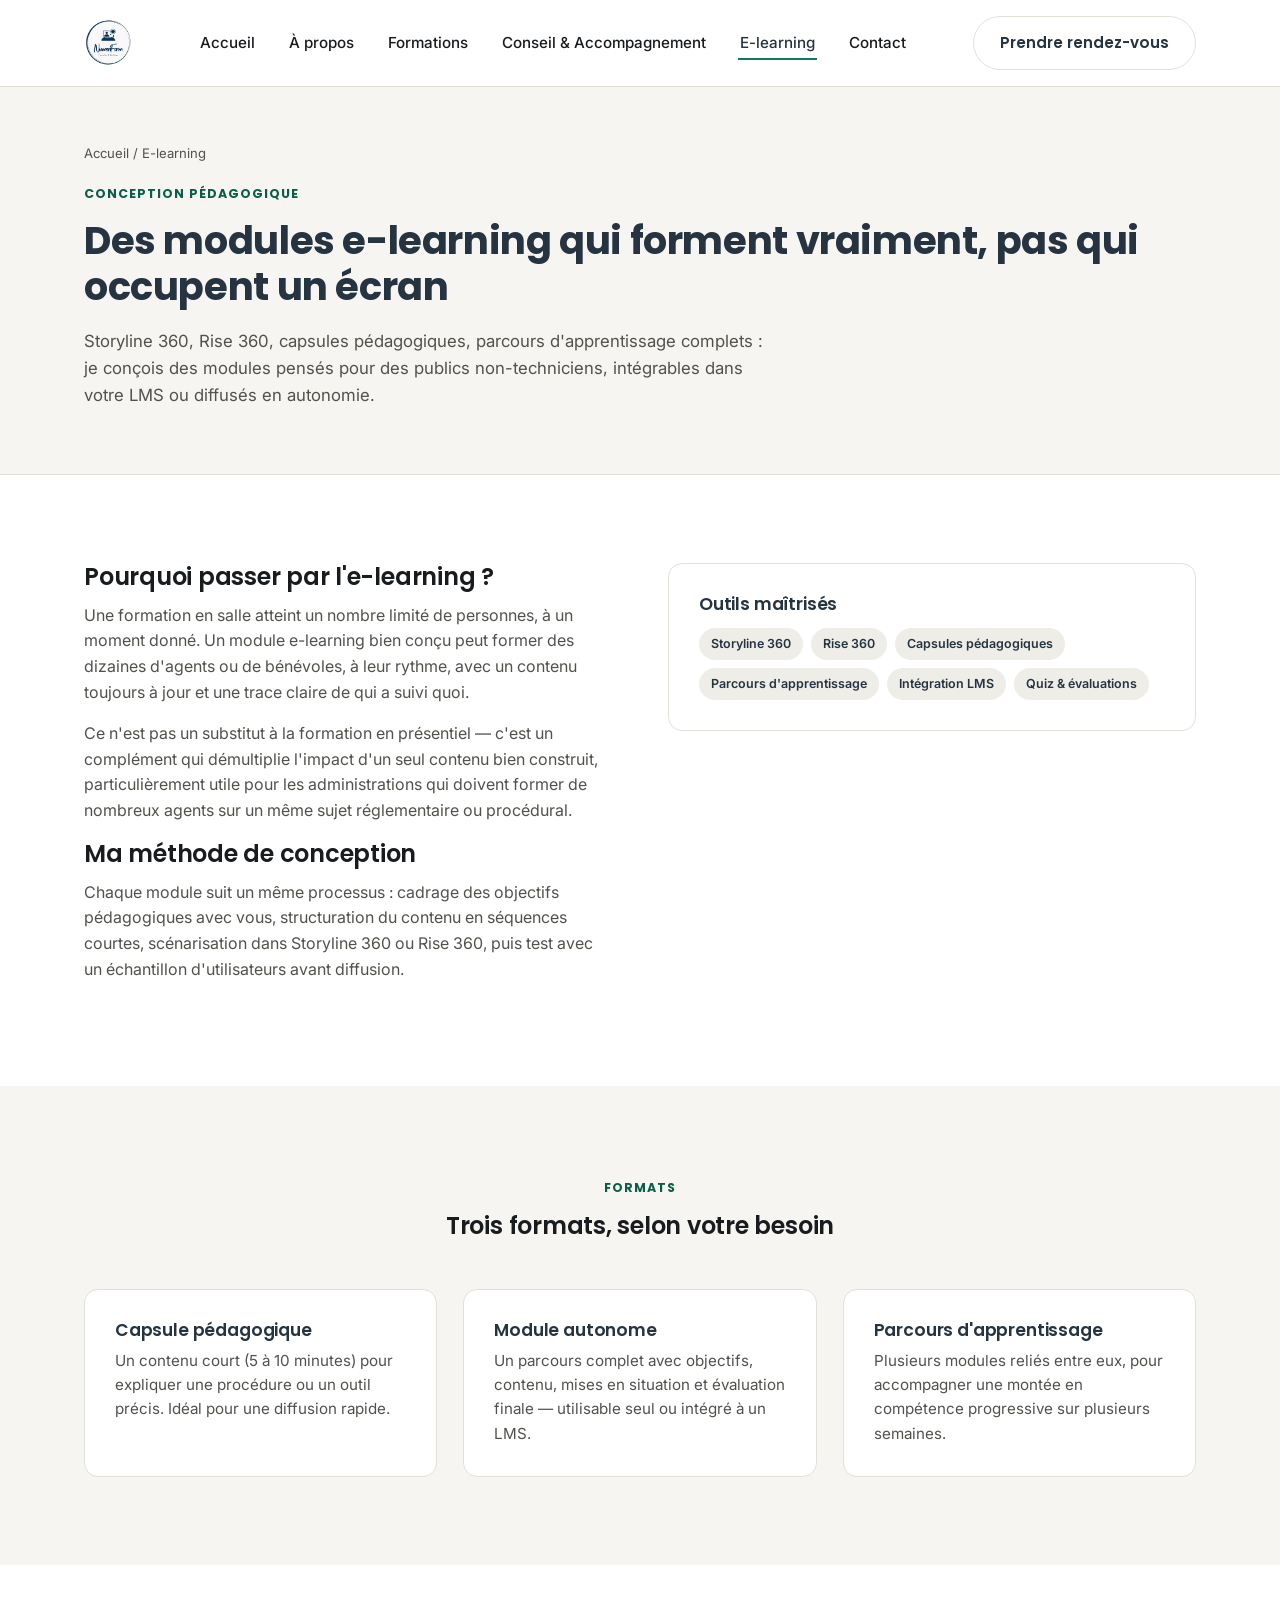
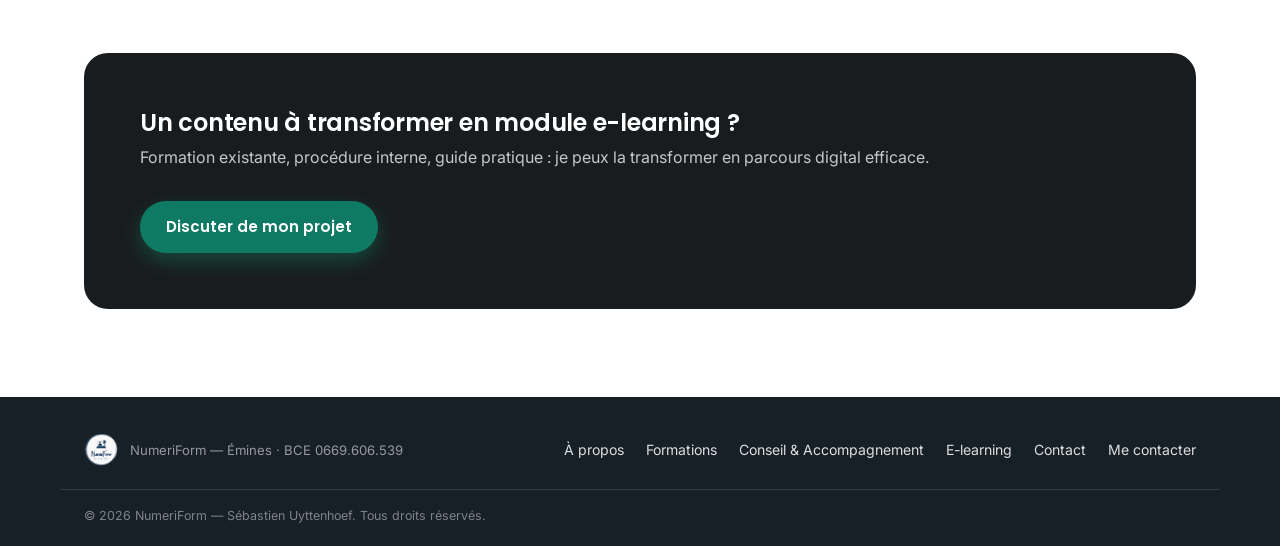
<file: e-learning.html>
<!DOCTYPE html>
<html lang="fr">
<head>
<meta charset="UTF-8">
<meta name="viewport" content="width=device-width, initial-scale=1.0">
<title>Conception de modules e-learning sur mesure | NumeriForm</title>
<meta name="description" content="Conception de modules e-learning sur mesure avec Storyline 360 et Rise 360 pour former à grande échelle vos équipes, agents ou bénévoles.">
<link rel="canonical" href="https://www.numeriform.be/e-learning.html">
<link rel="icon" href="data:,">
<link rel="preconnect" href="https://fonts.googleapis.com">
<link rel="preconnect" href="https://fonts.gstatic.com" crossorigin>
<link href="https://fonts.googleapis.com/css2?family=Inter:wght@400;500;600;700&family=Poppins:wght@500;600;700&display=swap" rel="stylesheet">
<link rel="stylesheet" href="css/style.css">
</head>
<body>
<a href="#main" class="skip-link">Aller au contenu</a>

<header class="site-header">
  <nav class="nav" aria-label="Navigation principale">
    <a href="index.html" class="logo"><img src="images/logo.png" alt="NumeriForm — Formation & Inclusion" class="logo-img"></a>
    <ul class="nav-links">
      <li><a href="index.html">Accueil</a></li>
      <li><a href="a-propos.html">À propos</a></li>
      <li><a href="formations.html">Formations</a></li>
      <li><a href="accompagnement-conseil.html">Conseil &amp; Accompagnement</a></li>
      <li><a href="e-learning.html" aria-current="page">E-learning</a></li>
      <li><a href="contact.html">Contact</a></li>
    </ul>
    <div class="nav-cta">
      <a href="contact.html" class="btn btn-secondary">Prendre rendez-vous</a>
      <button class="nav-toggle" aria-label="Ouvrir le menu" aria-expanded="false"><span></span></button>
    </div>
  </nav>
</header>

<main id="main">

  <section class="page-hero">
    <div class="container">
      <div class="breadcrumb"><a href="index.html">Accueil</a> / E-learning</div>
      <div class="eyebrow">Conception pédagogique</div>
      <h1>Des modules e-learning qui forment vraiment, pas qui occupent un écran</h1>
      <p class="lead">Storyline 360, Rise 360, capsules pédagogiques, parcours d'apprentissage complets : je conçois des modules pensés pour des publics non-techniciens, intégrables dans votre LMS ou diffusés en autonomie.</p>
    </div>
  </section>

  <section>
    <div class="container">
      <div class="grid grid-2" style="gap:56px; align-items:start;">
        <div>
          <h2>Pourquoi passer par l'e-learning ?</h2>
          <p>Une formation en salle atteint un nombre limité de personnes, à un moment donné. Un module e-learning bien conçu peut former des dizaines d'agents ou de bénévoles, à leur rythme, avec un contenu toujours à jour et une trace claire de qui a suivi quoi.</p>
          <p>Ce n'est pas un substitut à la formation en présentiel — c'est un complément qui démultiplie l'impact d'un seul contenu bien construit, particulièrement utile pour les administrations qui doivent former de nombreux agents sur un même sujet réglementaire ou procédural.</p>
          <h2>Ma méthode de conception</h2>
          <p>Chaque module suit un même processus : cadrage des objectifs pédagogiques avec vous, structuration du contenu en séquences courtes, scénarisation dans Storyline 360 ou Rise 360, puis test avec un échantillon d'utilisateurs avant diffusion.</p>
        </div>
        <div class="card">
          <h3>Outils maîtrisés</h3>
          <div class="tag-list" style="margin-top:14px;">
            <span class="tag">Storyline 360</span>
            <span class="tag">Rise 360</span>
            <span class="tag">Capsules pédagogiques</span>
            <span class="tag">Parcours d'apprentissage</span>
            <span class="tag">Intégration LMS</span>
            <span class="tag">Quiz &amp; évaluations</span>
          </div>
        </div>
      </div>
    </div>
  </section>

  <section style="background:var(--gray-50);">
    <div class="container">
      <div class="section-head center">
        <div class="eyebrow">Formats</div>
        <h2>Trois formats, selon votre besoin</h2>
      </div>
      <div class="grid grid-3">
        <div class="card">
          <h3>Capsule pédagogique</h3>
          <p>Un contenu court (5 à 10 minutes) pour expliquer une procédure ou un outil précis. Idéal pour une diffusion rapide.</p>
        </div>
        <div class="card">
          <h3>Module autonome</h3>
          <p>Un parcours complet avec objectifs, contenu, mises en situation et évaluation finale — utilisable seul ou intégré à un LMS.</p>
        </div>
        <div class="card">
          <h3>Parcours d'apprentissage</h3>
          <p>Plusieurs modules reliés entre eux, pour accompagner une montée en compétence progressive sur plusieurs semaines.</p>
        </div>
      </div>
    </div>
  </section>

  <section>
    <div class="container">
      <div class="cta-final">
        <div>
          <h2>Un contenu à transformer en module e-learning ?</h2>
          <p>Formation existante, procédure interne, guide pratique : je peux la transformer en parcours digital efficace.</p>
        </div>
        <a href="contact.html" class="btn btn-primary">Discuter de mon projet</a>
      </div>
    </div>
  </section>

</main>

<footer class="site-footer">
  <div class="container footer-top">
    <div class="footer-brand">
      <img src="images/logo.png" alt="NumeriForm — Formation & Inclusion" class="footer-logo-img">
      <span>NumeriForm — Émines · BCE 0669.606.539</span>
    </div>
    <nav class="footer-links" aria-label="Liens du pied de page">
      <a href="a-propos.html">À propos</a>
      <a href="formations.html">Formations</a>
      <a href="accompagnement-conseil.html">Conseil &amp; Accompagnement</a>
      <a href="e-learning.html">E-learning</a>
      <a href="contact.html">Contact</a>
      <a href="mailto:s.numeriform@gmail.com">Me contacter</a>
    </nav>
  </div>
  <div class="container footer-bottom">
    <span>© <span data-year></span> NumeriForm — Sébastien Uyttenhoef. Tous droits réservés.</span>
  </div>
</footer>

<script src="js/main.js"></script>
</body>
</html>
</file>
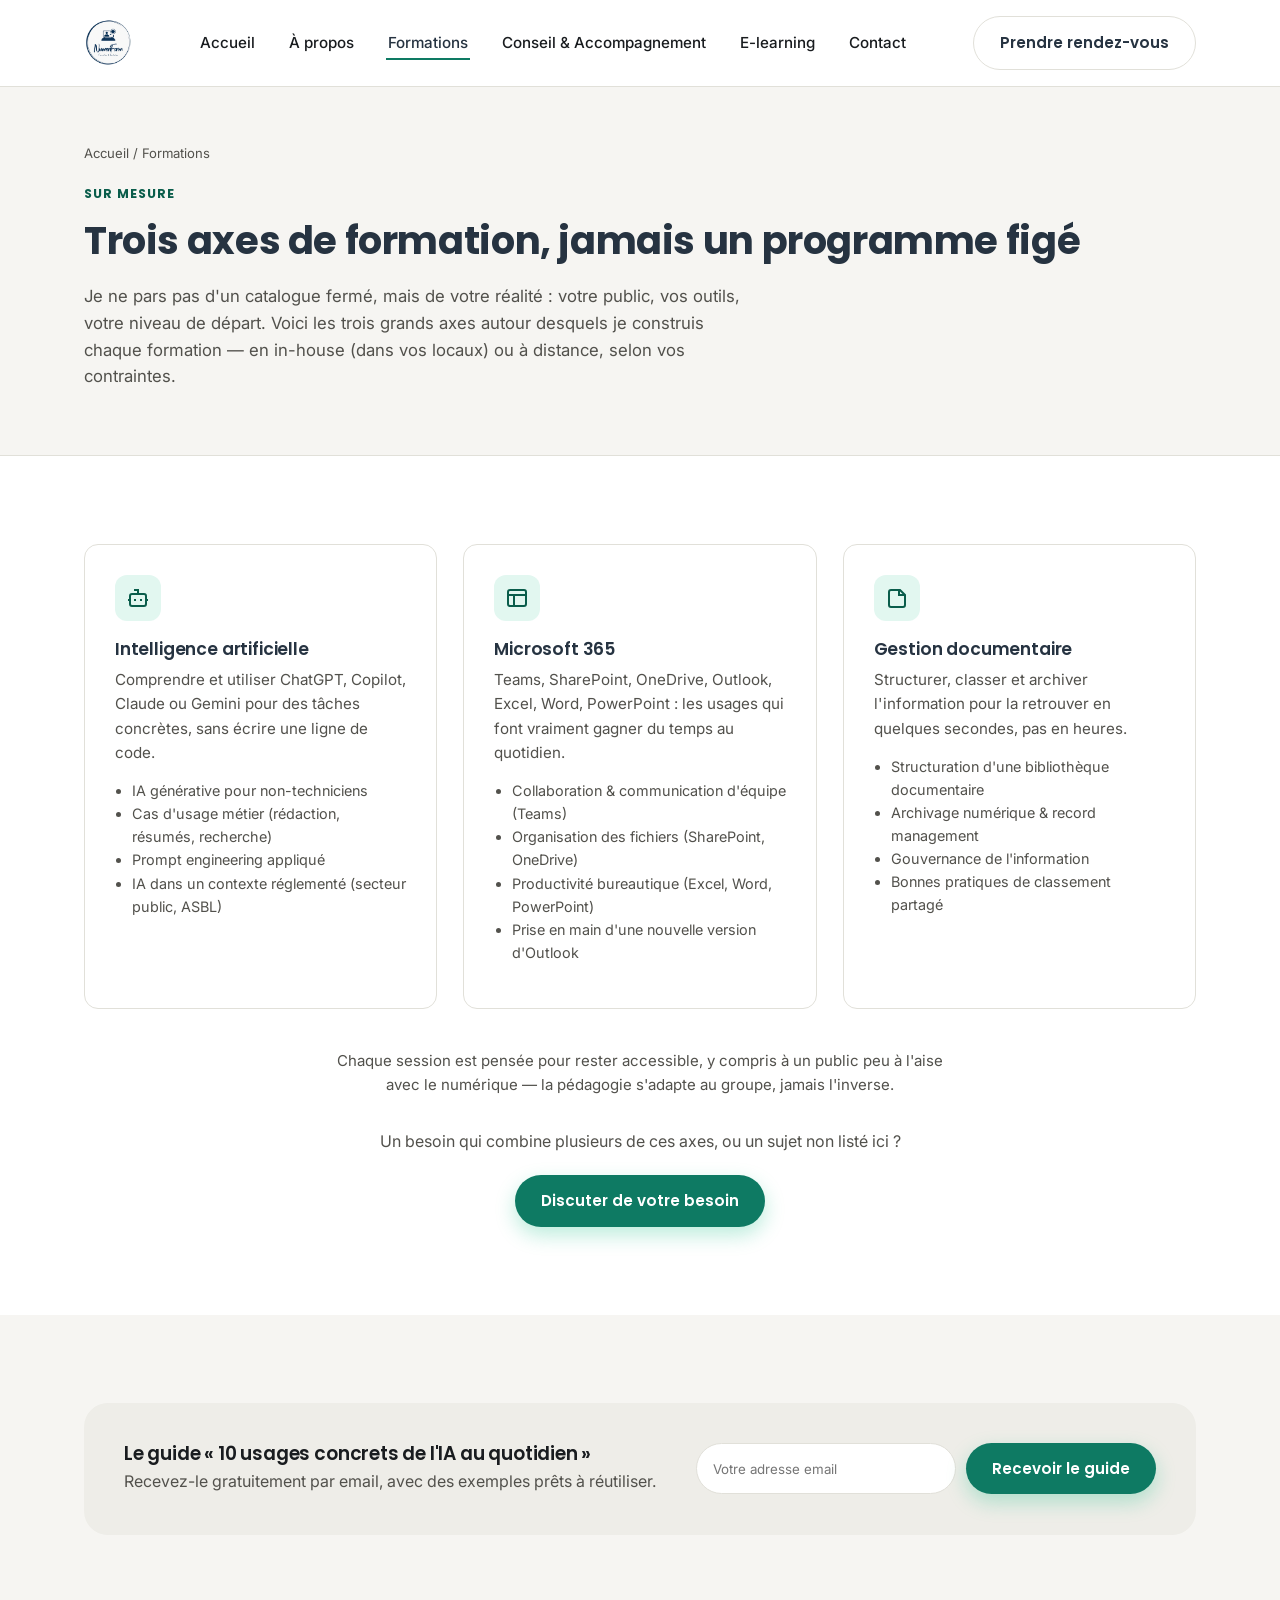
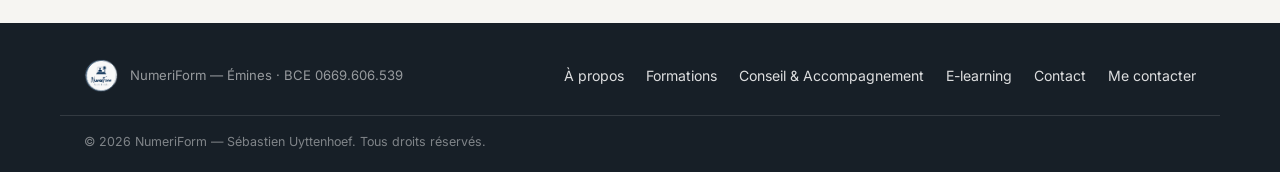
<file: formations.html>
<!DOCTYPE html>
<html lang="fr">
<head>
<meta charset="UTF-8">
<meta name="viewport" content="width=device-width, initial-scale=1.0">
<title>Formations IA, Microsoft 365 et gestion documentaire | NumeriForm</title>
<meta name="description" content="Formations sur mesure pour indépendants, PME, associations et pouvoirs locaux : intelligence artificielle, Microsoft 365 et gestion documentaire, toujours adaptées à votre public.">
<link rel="canonical" href="https://www.numeriform.be/formations.html">
<link rel="icon" href="data:,">
<link rel="preconnect" href="https://fonts.googleapis.com">
<link rel="preconnect" href="https://fonts.gstatic.com" crossorigin>
<link href="https://fonts.googleapis.com/css2?family=Inter:wght@400;500;600;700&family=Poppins:wght@500;600;700&display=swap" rel="stylesheet">
<link rel="stylesheet" href="css/style.css">
</head>
<body>
<a href="#main" class="skip-link">Aller au contenu</a>

<header class="site-header">
  <nav class="nav" aria-label="Navigation principale">
    <a href="index.html" class="logo"><img src="images/logo.png" alt="NumeriForm — Formation & Inclusion" class="logo-img"></a>
    <ul class="nav-links">
      <li><a href="index.html">Accueil</a></li>
      <li><a href="a-propos.html">À propos</a></li>
      <li><a href="formations.html" aria-current="page">Formations</a></li>
      <li><a href="accompagnement-conseil.html">Conseil &amp; Accompagnement</a></li>
      <li><a href="e-learning.html">E-learning</a></li>
      <li><a href="contact.html">Contact</a></li>
    </ul>
    <div class="nav-cta">
      <a href="contact.html" class="btn btn-secondary">Prendre rendez-vous</a>
      <button class="nav-toggle" aria-label="Ouvrir le menu" aria-expanded="false"><span></span></button>
    </div>
  </nav>
</header>

<main id="main">

  <section class="page-hero">
    <div class="container">
      <div class="breadcrumb"><a href="index.html">Accueil</a> / Formations</div>
      <div class="eyebrow">Sur mesure</div>
      <h1>Trois axes de formation, jamais un programme figé</h1>
      <p class="lead">Je ne pars pas d'un catalogue fermé, mais de votre réalité : votre public, vos outils, votre niveau de départ. Voici les trois grands axes autour desquels je construis chaque formation — en in-house (dans vos locaux) ou à distance, selon vos contraintes.</p>
    </div>
  </section>

  <section>
    <div class="container">
      <div class="grid grid-3">

        <div class="card">
          <div class="card-icon"><svg viewBox="0 0 24 24" fill="none" stroke="currentColor" stroke-width="2"><path d="M12 8V4H8"/><rect x="4" y="8" width="16" height="12" rx="2"/><path d="M2 14h2M20 14h2M15 13v2M9 13v2"/></svg></div>
          <h3>Intelligence artificielle</h3>
          <p>Comprendre et utiliser ChatGPT, Copilot, Claude ou Gemini pour des tâches concrètes, sans écrire une ligne de code.</p>
          <ul style="font-size:0.9rem; color:var(--gray-600); margin-top:14px;">
            <li>IA générative pour non-techniciens</li>
            <li>Cas d'usage métier (rédaction, résumés, recherche)</li>
            <li>Prompt engineering appliqué</li>
            <li>IA dans un contexte réglementé (secteur public, ASBL)</li>
          </ul>
        </div>

        <div class="card">
          <div class="card-icon"><svg viewBox="0 0 24 24" fill="none" stroke="currentColor" stroke-width="2"><rect x="3" y="4" width="18" height="16" rx="2"/><path d="M3 9h18M9 21V9"/></svg></div>
          <h3>Microsoft 365</h3>
          <p>Teams, SharePoint, OneDrive, Outlook, Excel, Word, PowerPoint : les usages qui font vraiment gagner du temps au quotidien.</p>
          <ul style="font-size:0.9rem; color:var(--gray-600); margin-top:14px;">
            <li>Collaboration &amp; communication d'équipe (Teams)</li>
            <li>Organisation des fichiers (SharePoint, OneDrive)</li>
            <li>Productivité bureautique (Excel, Word, PowerPoint)</li>
            <li>Prise en main d'une nouvelle version d'Outlook</li>
          </ul>
        </div>

        <div class="card">
          <div class="card-icon"><svg viewBox="0 0 24 24" fill="none" stroke="currentColor" stroke-width="2"><path d="M4 19V6a2 2 0 0 1 2-2h9l5 5v10a2 2 0 0 1-2 2H6a2 2 0 0 1-2-2Z"/><path d="M14 4v5h5"/></svg></div>
          <h3>Gestion documentaire</h3>
          <p>Structurer, classer et archiver l'information pour la retrouver en quelques secondes, pas en heures.</p>
          <ul style="font-size:0.9rem; color:var(--gray-600); margin-top:14px;">
            <li>Structuration d'une bibliothèque documentaire</li>
            <li>Archivage numérique &amp; record management</li>
            <li>Gouvernance de l'information</li>
            <li>Bonnes pratiques de classement partagé</li>
          </ul>
        </div>

      </div>

      <p style="text-align:center; max-width:640px; margin:40px auto 0; font-size:0.94rem;">Chaque session est pensée pour rester accessible, y compris à un public peu à l'aise avec le numérique — la pédagogie s'adapte au groupe, jamais l'inverse.</p>

      <div style="text-align:center; margin-top:32px;">
        <p style="margin-bottom:20px;">Un besoin qui combine plusieurs de ces axes, ou un sujet non listé ici ?</p>
        <a href="contact.html" class="btn btn-primary">Discuter de votre besoin</a>
      </div>
    </div>
  </section>

  <section style="background:var(--gray-50);">
    <div class="container">
      <div class="newsletter-box">
        <div>
          <h3 style="margin-bottom:4px;">Le guide « 10 usages concrets de l'IA au quotidien »</h3>
          <p style="margin:0;">Recevez-le gratuitement par email, avec des exemples prêts à réutiliser.</p>
        </div>
        <form class="newsletter-form" id="newsletter-form">
          <label for="nl-email-2" class="sr-only" style="position:absolute; left:-9999px;">Adresse email</label>
          <input type="email" id="nl-email-2" placeholder="Votre adresse email" required>
          <button type="submit" class="btn btn-primary">Recevoir le guide</button>
        </form>
      </div>
    </div>
  </section>

</main>

<footer class="site-footer">
  <div class="container footer-top">
    <div class="footer-brand">
      <img src="images/logo.png" alt="NumeriForm — Formation & Inclusion" class="footer-logo-img">
      <span>NumeriForm — Émines · BCE 0669.606.539</span>
    </div>
    <nav class="footer-links" aria-label="Liens du pied de page">
      <a href="a-propos.html">À propos</a>
      <a href="formations.html">Formations</a>
      <a href="accompagnement-conseil.html">Conseil &amp; Accompagnement</a>
      <a href="e-learning.html">E-learning</a>
      <a href="contact.html">Contact</a>
      <a href="mailto:s.numeriform@gmail.com">Me contacter</a>
    </nav>
  </div>
  <div class="container footer-bottom">
    <span>© <span data-year></span> NumeriForm — Sébastien Uyttenhoef. Tous droits réservés.</span>
  </div>
</footer>

<script src="js/main.js"></script>
</body>
</html>
</file>
<file: css/style.css>
/* =========================================================
   NumeriForm — Design System (v3)
   Palette : ardoise profonde + accent émeraude foncé — sobre,
   professionnel, sans tomber dans le pastel institutionnel ni
   dans les teintes brunes.
   Typo     : Poppins (display) / Inter (texte courant)
   ========================================================= */

:root {
  /* Couleurs de marque — ardoise + accent émeraude foncé */
  --blue-deep: #263341;        /* ardoise foncée (titres, fonds) */
  --blue-deep-dark: #171F27;   /* ardoise quasi noire (footer) */
  --blue-light: #52697D;       /* ardoise moyenne (texte secondaire sur fond foncé) */
  --green: #0E7A63;            /* émeraude foncé — accent unique */
  --green-dark: #0A5D4B;
  --white: #FFFFFF;
  --gray-50: #F6F5F2;          /* papier neutre, légèrement chaud */
  --gray-100: #EEEDE8;
  --gray-200: #E1E0D9;
  --gray-400: #93918A;
  --gray-600: #52514C;
  --ink: #191C1F;

  /* Typo */
  --font-display: 'Poppins', 'Inter', sans-serif;
  --font-body: 'Inter', sans-serif;

  /* Rythme */
  --radius-sm: 8px;
  --radius-md: 14px;
  --radius-lg: 24px;
  --shadow-sm: 0 2px 8px rgba(25, 28, 31, 0.06);
  --shadow-md: 0 12px 32px rgba(25, 28, 31, 0.09);
  --shadow-lg: 0 24px 60px rgba(25, 28, 31, 0.14);
  --container: 1160px;
}

@media (prefers-reduced-motion: reduce) {
  *, *::before, *::after {
    animation-duration: 0.001ms !important;
    animation-iteration-count: 1 !important;
    transition-duration: 0.001ms !important;
    scroll-behavior: auto !important;
  }
}

* { box-sizing: border-box; }

html { scroll-behavior: smooth; }

body {
  margin: 0;
  font-family: var(--font-body);
  color: var(--ink);
  background: var(--white);
  line-height: 1.6;
  -webkit-font-smoothing: antialiased;
}

img { max-width: 100%; display: block; }

a { color: inherit; text-decoration: none; }

h1, h2, h3, h4 {
  font-family: var(--font-display);
  font-weight: 600;
  line-height: 1.18;
  margin: 0 0 0.5em;
  letter-spacing: -0.01em;
}

h1 { font-weight: 700; }

p { margin: 0 0 1em; color: var(--gray-600); }

ul { padding-left: 1.2em; }

.container {
  width: 100%;
  max-width: var(--container);
  margin: 0 auto;
  padding: 0 24px;
}

section { padding: 88px 0; }

.section-tight { padding: 56px 0; }

.eyebrow {
  display: inline-flex;
  align-items: center;
  gap: 8px;
  font-family: var(--font-display);
  font-size: 0.78rem;
  font-weight: 700;
  letter-spacing: 0.08em;
  text-transform: uppercase;
  color: var(--green-dark);
  margin-bottom: 14px;
}

.section-head {
  max-width: 640px;
  margin-bottom: 48px;
}

.section-head.center {
  margin-left: auto;
  margin-right: auto;
  text-align: center;
}

/* ---------- Boutons ---------- */
.btn {
  display: inline-flex;
  align-items: center;
  justify-content: center;
  gap: 8px;
  font-family: var(--font-display);
  font-weight: 600;
  font-size: 0.95rem;
  padding: 14px 26px;
  border-radius: 999px;
  border: none;
  cursor: pointer;
  transition: transform 0.18s ease, box-shadow 0.18s ease, background 0.18s ease, color 0.18s ease;
  white-space: nowrap;
}
.btn:focus-visible {
  outline: 3px solid var(--green);
  outline-offset: 3px;
}
.btn-primary {
  background: var(--green);
  color: var(--white);
  box-shadow: 0 8px 20px rgba(16, 185, 129, 0.28);
}
.btn-primary:hover { background: var(--green-dark); transform: translateY(-2px); }

.btn-secondary {
  background: var(--white);
  color: var(--blue-deep);
  border: 1.5px solid var(--gray-200);
}
.btn-secondary:hover { border-color: var(--blue-light); transform: translateY(-2px); }

.btn-ghost-onblue {
  background: rgba(255,255,255,0.08);
  color: var(--white);
  border: 1.5px solid rgba(255,255,255,0.35);
}
.btn-ghost-onblue:hover { background: rgba(255,255,255,0.18); transform: translateY(-2px); }

.btn-block { width: 100%; }

/* ---------- Header ---------- */
.site-header {
  position: sticky;
  top: 0;
  z-index: 100;
  background: rgba(255,255,255,0.92);
  backdrop-filter: blur(10px);
  border-bottom: 1px solid var(--gray-200);
}
.nav {
  display: flex;
  align-items: center;
  justify-content: space-between;
  padding: 16px 24px;
  max-width: var(--container);
  margin: 0 auto;
}
.logo {
  font-family: var(--font-display);
  font-weight: 700;
  font-size: 1.15rem;
  color: var(--blue-deep);
  display: flex;
  align-items: center;
  gap: 4px;
}
.logo span { color: var(--green); }
.logo-img {
  height: 48px;
  width: auto;
  display: block;
}
.footer-logo-img {
  height: 34px;
  width: auto;
  display: block;
}
.nav-links {
  display: flex;
  gap: 30px;
  list-style: none;
  margin: 0;
  padding: 0;
}
.nav-links a {
  font-size: 0.95rem;
  font-weight: 500;
  color: var(--ink);
  padding: 6px 2px;
  border-bottom: 2px solid transparent;
  transition: border-color 0.15s ease, color 0.15s ease;
}
.nav-links a:hover, .nav-links a[aria-current="page"] {
  color: var(--blue-deep);
  border-color: var(--green);
}
.nav-cta { display: flex; align-items: center; gap: 14px; }
.nav-toggle {
  display: none;
  background: none;
  border: none;
  cursor: pointer;
  padding: 8px;
}
.nav-toggle span, .nav-toggle span::before, .nav-toggle span::after {
  content: "";
  display: block;
  width: 24px;
  height: 2px;
  background: var(--ink);
  position: relative;
  transition: transform 0.2s ease, opacity 0.2s ease;
}
.nav-toggle span::before { position: absolute; top: -8px; }
.nav-toggle span::after { position: absolute; top: 8px; }

@media (max-width: 900px) {
  .nav-links {
    position: fixed;
    inset: 72px 16px auto 16px;
    background: var(--white);
    flex-direction: column;
    gap: 4px;
    padding: 14px;
    border-radius: var(--radius-md);
    box-shadow: var(--shadow-lg);
    border: 1px solid var(--gray-200);
    transform: translateY(-12px);
    opacity: 0;
    pointer-events: none;
    transition: transform 0.2s ease, opacity 0.2s ease;
  }
  .nav-links.open { transform: translateY(0); opacity: 1; pointer-events: auto; }
  .nav-links a { display: block; padding: 10px 12px; border-radius: 8px; border-bottom: none; }
  .nav-links a:hover { background: var(--gray-100); }
  .nav-toggle { display: block; }
  .nav-cta .btn-secondary { display: none; }
}

/* ---------- Hero ---------- */
.hero {
  position: relative;
  overflow: hidden;
  background: linear-gradient(180deg, var(--gray-50) 0%, var(--white) 100%);
  padding: 96px 0 64px;
}
.hero-grid {
  display: block;
  max-width: 820px;
  margin: 0 auto;
  text-align: center;
}
.hero h1 {
  font-size: clamp(2.1rem, 3.6vw, 3.35rem);
  line-height: 1.28;
  color: var(--blue-deep);
  margin-bottom: 0.55em;
}
.hero .lead {
  font-size: 1.14rem;
  color: var(--gray-600);
  max-width: 560px;
  margin: 0 auto 34px;
}
.hero-actions { display: flex; gap: 14px; flex-wrap: wrap; margin-bottom: 48px; justify-content: center; }
.hero-trust {
  display: flex;
  gap: 40px;
  flex-wrap: nowrap;
  justify-content: center;
  font-size: 0.86rem;
  color: var(--gray-600);
  padding-top: 32px;
  border-top: 1px solid var(--gray-200);
}
.hero-trust > div { text-align: center; flex: 0 1 auto; max-width: 200px; }
.hero-trust strong { color: var(--blue-deep); font-family: var(--font-display); display: block; font-size: 1.3rem; margin-bottom: 2px; }

@media (max-width: 640px) {
  .hero-trust { flex-wrap: wrap; gap: 24px 32px; }
  .hero-trust > div { max-width: none; }
}

/* Signature visuelle : le "traducteur de jargon" — la vulgarisation
   est le vrai point distinctif de Sébastien, donc c'est ce que la
   page d'accueil montre en premier, plutôt qu'un schéma de démarche. */
.jargon-card {
  background: var(--ink);
  border-radius: var(--radius-lg);
  padding: 34px;
  color: var(--white);
}
.jargon-card .jargon-label {
  font-family: var(--font-display);
  font-size: 0.78rem;
  font-weight: 600;
  letter-spacing: 0.06em;
  text-transform: uppercase;
  color: var(--green);
  margin-bottom: 22px;
}
.jargon-row {
  padding: 16px 0;
  border-bottom: 1px solid rgba(255,255,255,0.12);
  display: grid;
  grid-template-columns: 1fr auto 1fr;
  gap: 14px;
  align-items: center;
}
.jargon-row:last-child { border-bottom: none; }
.jargon-before {
  font-size: 0.86rem;
  color: rgba(255,255,255,0.5);
  text-decoration: line-through;
  text-decoration-color: rgba(255,255,255,0.3);
}
.jargon-arrow { color: var(--green); font-size: 1rem; }
.jargon-after {
  font-family: var(--font-display);
  font-weight: 600;
  font-size: 0.94rem;
  color: var(--white);
}
@media (max-width: 640px) {
  .jargon-row { grid-template-columns: 1fr; gap: 4px; text-align: left; }
  .jargon-arrow { display: none; }
}

/* ---------- Bandeau logos / secteurs ---------- */
.sectors-strip {
  padding: 30px 0;
  border-top: 1px solid var(--gray-200);
  border-bottom: 1px solid var(--gray-200);
  background: var(--gray-50);
}
.sectors-strip .row {
  display: flex;
  flex-wrap: wrap;
  gap: 12px 28px;
  justify-content: center;
  align-items: center;
  font-family: var(--font-display);
  font-weight: 600;
  font-size: 0.92rem;
  color: var(--blue-deep);
  text-align: center;
}
.sectors-strip .row span { opacity: 0.9; }

/* ---------- Cards génériques ---------- */
.grid {
  display: grid;
  gap: 26px;
}
.grid-3 { grid-template-columns: repeat(3, 1fr); }
.grid-2 { grid-template-columns: repeat(2, 1fr); }
.grid-4 { grid-template-columns: repeat(4, 1fr); }

.card {
  background: var(--white);
  border: 1px solid var(--gray-200);
  border-radius: var(--radius-md);
  padding: 30px;
  transition: transform 0.2s ease, box-shadow 0.2s ease, border-color 0.2s ease;
}
.card:hover { transform: translateY(-4px); box-shadow: var(--shadow-md); border-color: transparent; }

.card-icon {
  width: 46px;
  height: 46px;
  border-radius: 12px;
  background: rgba(16,185,129,0.12);
  color: var(--green-dark);
  display: flex;
  align-items: center;
  justify-content: center;
  margin-bottom: 18px;
}
.card-icon svg { width: 24px; height: 24px; }

.card h3 { font-size: 1.08rem; color: var(--blue-deep); }
.card p { font-size: 0.95rem; margin-bottom: 0; }
.card a.card-link {
  display: inline-flex;
  align-items: center;
  gap: 6px;
  margin-top: 14px;
  font-weight: 600;
  font-size: 0.9rem;
  color: var(--green-dark);
}

/* ---------- Pourquoi travailler avec moi (points forts) ---------- */
.strengths { background: var(--gray-50); }
.strength-row {
  display: flex;
  gap: 22px;
  padding: 24px 0;
  border-bottom: 1px solid var(--gray-200);
}
.strength-row:last-child { border-bottom: none; }
.strength-num {
  font-family: var(--font-display);
  font-weight: 700;
  font-size: 0.85rem;
  color: var(--white);
  background: var(--blue-deep);
  width: 34px; height: 34px;
  border-radius: 999px;
  display: flex; align-items: center; justify-content: center;
  flex-shrink: 0;
}
.strength-row h4 { margin-bottom: 4px; font-size: 1.02rem; color: var(--ink); }
.strength-row p { margin: 0; font-size: 0.93rem; }

/* ---------- Bandeau ardoise (CTA / stats) ---------- */
.band-blue {
  background: var(--ink);
  color: var(--white);
}
.band-blue h2, .band-blue h3 { color: var(--white); }
.band-blue p { color: rgba(255,255,255,0.82); }

.stats-row {
  display: grid;
  grid-template-columns: repeat(4, 1fr);
  gap: 24px;
  text-align: center;
}
.stat strong {
  display: block;
  font-family: var(--font-display);
  font-size: 2.3rem;
  color: var(--white);
}
.stat span { font-size: 0.86rem; color: rgba(255,255,255,0.75); }

/* ---------- Témoignages ---------- */
.testimonial-card {
  background: var(--white);
  border: 1px solid var(--gray-200);
  border-radius: var(--radius-md);
  padding: 28px;
}
.testimonial-card p.quote {
  font-family: var(--font-display);
  font-size: 1.02rem;
  color: var(--ink);
  font-weight: 500;
}
.testimonial-who {
  display: flex;
  align-items: center;
  gap: 12px;
  margin-top: 18px;
}
.avatar {
  width: 42px; height: 42px;
  border-radius: 999px;
  background: var(--blue-deep);
  color: var(--white);
  display: flex; align-items: center; justify-content: center;
  font-family: var(--font-display);
  font-weight: 700;
  font-size: 0.9rem;
}
.testimonial-who div strong { display: block; font-size: 0.92rem; }
.testimonial-who div span { font-size: 0.82rem; color: var(--gray-600); }
.testimonial-note {
  font-size: 0.78rem;
  color: var(--gray-400);
  margin-top: 40px;
  text-align: center;
}

/* ---------- CTA final ---------- */
.cta-final {
  background: var(--ink);
  color: var(--white);
  border-radius: var(--radius-lg);
  padding: 56px;
  display: flex;
  align-items: center;
  justify-content: space-between;
  gap: 30px;
  flex-wrap: wrap;
}
.cta-final h2 { color: var(--white); margin-bottom: 8px; }
.cta-final p { color: rgba(255,255,255,0.75); margin: 0; }

/* ---------- Footer ---------- */
.site-footer {
  background: var(--blue-deep-dark);
  color: rgba(255,255,255,0.85);
  padding: 36px 0 20px;
}
.footer-top {
  display: flex;
  align-items: center;
  justify-content: space-between;
  flex-wrap: wrap;
  gap: 18px;
  padding-bottom: 22px;
  border-bottom: 1px solid rgba(255,255,255,0.12);
}
.footer-brand {
  display: flex;
  align-items: center;
  gap: 12px;
}
.footer-brand span {
  font-size: 0.82rem;
  color: rgba(255,255,255,0.55);
}
.footer-links {
  display: flex;
  flex-wrap: wrap;
  gap: 8px 22px;
}
.footer-links a {
  font-size: 0.88rem;
  color: rgba(255,255,255,0.85);
}
.footer-links a:hover { color: var(--green); }
.footer-bottom {
  padding-top: 16px;
  font-size: 0.78rem;
  color: rgba(255,255,255,0.45);
}

/* ---------- Page header (pages internes) ---------- */
.page-hero {
  padding: 56px 0 48px;
  background: var(--gray-50);
  border-bottom: 1px solid var(--gray-200);
}
.breadcrumb {
  font-size: 0.82rem;
  color: var(--gray-600);
  margin-bottom: 16px;
}
.breadcrumb a:hover { color: var(--blue-deep); }
.page-hero h1 { color: var(--blue-deep); font-size: clamp(1.8rem, 3vw, 2.5rem); }
.page-hero .lead { max-width: 680px; font-size: 1.05rem; }

/* ---------- Tabs de catégories (formations / blog) ---------- */
.filter-row {
  display: flex;
  gap: 10px;
  flex-wrap: wrap;
  margin-bottom: 40px;
}
.filter-chip {
  font-family: var(--font-display);
  font-size: 0.86rem;
  font-weight: 600;
  padding: 9px 18px;
  border-radius: 999px;
  border: 1.5px solid var(--gray-200);
  background: var(--white);
  cursor: pointer;
  color: var(--ink);
  transition: all 0.15s ease;
}
.filter-chip:hover { border-color: var(--blue-light); }
.filter-chip.active { background: var(--blue-deep); border-color: var(--blue-deep); color: var(--white); }

/* ---------- Fiche formation ---------- */
.course-card {
  border: 1px solid var(--gray-200);
  border-radius: var(--radius-md);
  overflow: hidden;
  background: var(--white);
  display: flex;
  flex-direction: column;
}
.course-media {
  height: 150px;
  background: linear-gradient(135deg, var(--blue-deep), var(--blue-light));
  display: flex;
  align-items: center;
  justify-content: center;
  color: rgba(255,255,255,0.9);
  font-family: var(--font-display);
  font-weight: 600;
  font-size: 0.85rem;
  letter-spacing: 0.04em;
  text-transform: uppercase;
}
.course-body { padding: 22px; display: flex; flex-direction: column; flex: 1; }
.course-tag {
  align-self: flex-start;
  font-size: 0.72rem;
  font-weight: 700;
  text-transform: uppercase;
  letter-spacing: 0.05em;
  color: var(--green-dark);
  background: rgba(16,185,129,0.12);
  padding: 4px 10px;
  border-radius: 6px;
  margin-bottom: 12px;
}
.course-meta {
  display: flex;
  gap: 14px;
  font-size: 0.82rem;
  color: var(--gray-600);
  margin: 14px 0 0;
  padding-top: 14px;
  border-top: 1px solid var(--gray-200);
}

/* ---------- Process / étapes (mission accompagnement) ---------- */
.process-list { counter-reset: step; }
.process-item {
  display: grid;
  grid-template-columns: 64px 1fr;
  gap: 20px;
  padding: 26px 0;
  border-bottom: 1px solid var(--gray-200);
}
.process-item:last-child { border-bottom: none; }
.process-index {
  counter-increment: step;
  font-family: var(--font-display);
  font-weight: 700;
  font-size: 1.4rem;
  color: var(--blue-light);
}
.process-index::before { content: counter(step, decimal-leading-zero); }

/* ---------- Formulaire ---------- */
.form-card {
  background: var(--white);
  border: 1px solid var(--gray-200);
  border-radius: var(--radius-lg);
  padding: 36px;
  box-shadow: var(--shadow-sm);
}
.form-row { display: grid; gap: 18px; margin-bottom: 18px; }
.form-row.two { grid-template-columns: 1fr 1fr; }
.field label {
  display: block;
  font-size: 0.86rem;
  font-weight: 600;
  margin-bottom: 6px;
  color: var(--ink);
}
.field input, .field select, .field textarea {
  width: 100%;
  padding: 12px 14px;
  border-radius: var(--radius-sm);
  border: 1.5px solid var(--gray-200);
  font-family: var(--font-body);
  font-size: 0.95rem;
  color: var(--ink);
  background: var(--white);
  transition: border-color 0.15s ease, box-shadow 0.15s ease;
}
.field input:focus, .field select:focus, .field textarea:focus {
  outline: none;
  border-color: var(--blue-light);
  box-shadow: 0 0 0 3px rgba(59,130,246,0.18);
}
.field textarea { resize: vertical; min-height: 120px; }
.form-note { font-size: 0.8rem; color: var(--gray-400); margin-top: 10px; }
.form-success {
  display: none;
  background: rgba(16,185,129,0.1);
  border: 1px solid rgba(16,185,129,0.35);
  color: var(--green-dark);
  padding: 14px 16px;
  border-radius: var(--radius-sm);
  font-size: 0.9rem;
  margin-top: 18px;
  font-weight: 600;
}
.form-success.show { display: block; }

.contact-info-card {
  background: var(--blue-deep);
  color: var(--white);
  border-radius: var(--radius-lg);
  padding: 36px;
}
.contact-info-card h3 { color: var(--white); }
.contact-info-card .item { display: flex; gap: 14px; margin-bottom: 22px; align-items: flex-start; }
.contact-info-card .item svg { width: 20px; height: 20px; flex-shrink: 0; margin-top: 3px; color: var(--green); }
.contact-info-card .item strong { display: block; font-size: 0.92rem; }
.contact-info-card .item span { font-size: 0.86rem; color: rgba(255,255,255,0.75); }
.map-frame {
  border-radius: var(--radius-md);
  overflow: hidden;
  border: 1px solid rgba(255,255,255,0.2);
  margin-top: 10px;
}

/* ---------- Newsletter ---------- */
.newsletter-box {
  background: var(--gray-100);
  border-radius: var(--radius-lg);
  padding: 40px;
  display: flex;
  align-items: center;
  gap: 30px;
  flex-wrap: wrap;
  justify-content: space-between;
}
.newsletter-form { display: flex; gap: 10px; flex-wrap: wrap; }
.newsletter-form input {
  padding: 12px 16px;
  border-radius: 999px;
  border: 1.5px solid var(--gray-200);
  min-width: 260px;
  font-family: var(--font-body);
}
.newsletter-form input:focus { outline: none; border-color: var(--blue-light); }

/* ---------- Blog list ---------- */
.article-card {
  border: 1px solid var(--gray-200);
  border-radius: var(--radius-md);
  overflow: hidden;
  background: var(--white);
}
.article-media {
  height: 160px;
  background: linear-gradient(135deg, var(--green), var(--blue-light));
}
.article-body { padding: 22px; }
.article-meta { font-size: 0.78rem; color: var(--gray-400); margin-bottom: 10px; }
.article-card h3 { font-size: 1.02rem; color: var(--ink); }

/* ---------- FAQ ---------- */
.faq-item {
  border-bottom: 1px solid var(--gray-200);
  padding: 20px 0;
}
.faq-item summary {
  cursor: pointer;
  font-family: var(--font-display);
  font-weight: 600;
  font-size: 1rem;
  color: var(--ink);
  list-style: none;
  display: flex;
  justify-content: space-between;
  align-items: center;
}
.faq-item summary::-webkit-details-marker { display: none; }
.faq-item summary::after {
  content: "+";
  font-size: 1.3rem;
  color: var(--green-dark);
  flex-shrink: 0;
  margin-left: 16px;
  transition: transform 0.2s ease;
}
.faq-item[open] summary::after { transform: rotate(45deg); }
.faq-item p { margin-top: 12px; font-size: 0.95rem; }

/* ---------- Utilitaires ---------- */
.mt-0 { margin-top: 0; }
.text-center { text-align: center; }
.tag-list { display: flex; flex-wrap: wrap; gap: 8px; }
.tag {
  font-size: 0.78rem;
  font-weight: 600;
  padding: 6px 12px;
  border-radius: 999px;
  background: var(--gray-100);
  color: var(--blue-deep);
}
.divider-soft { height: 1px; background: var(--gray-200); border: none; margin: 0; }

.skip-link {
  position: absolute;
  left: -9999px;
  top: 0;
  background: var(--blue-deep);
  color: var(--white);
  padding: 12px 18px;
  z-index: 999;
  border-radius: 0 0 8px 0;
}
.skip-link:focus { left: 0; }

/* ---------- Responsive ---------- */
@media (max-width: 980px) {
  .grid-3, .grid-4 { grid-template-columns: repeat(2, 1fr); }
  .stats-row { grid-template-columns: repeat(2, 1fr); }
}
@media (max-width: 640px) {
  section { padding: 60px 0; }
  .grid-2, .grid-3, .grid-4 { grid-template-columns: 1fr; }
  .footer-top { flex-direction: column; align-items: flex-start; }
  .form-row.two { grid-template-columns: 1fr; }
  .cta-final { padding: 34px; flex-direction: column; align-items: flex-start; }
  .newsletter-box { padding: 28px; }
  .contact-info-card { padding: 28px; }
}
</file>
